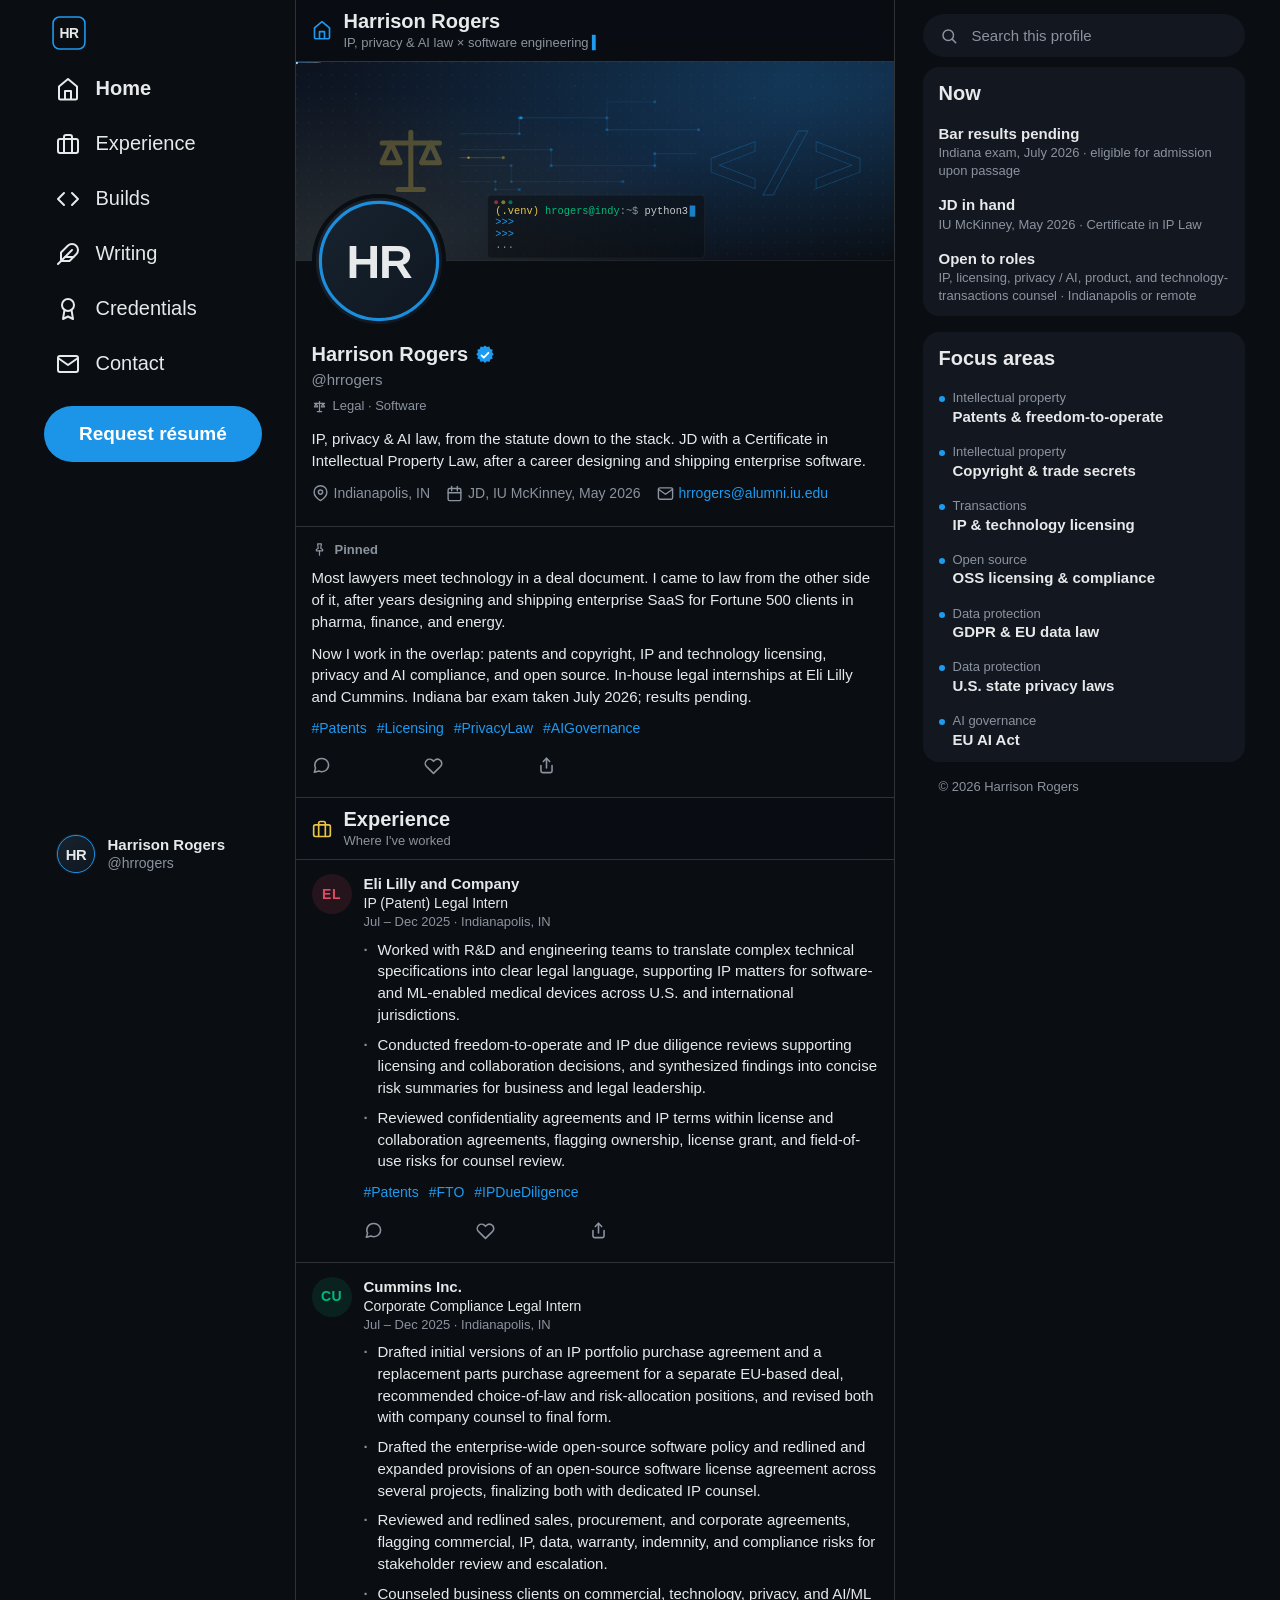
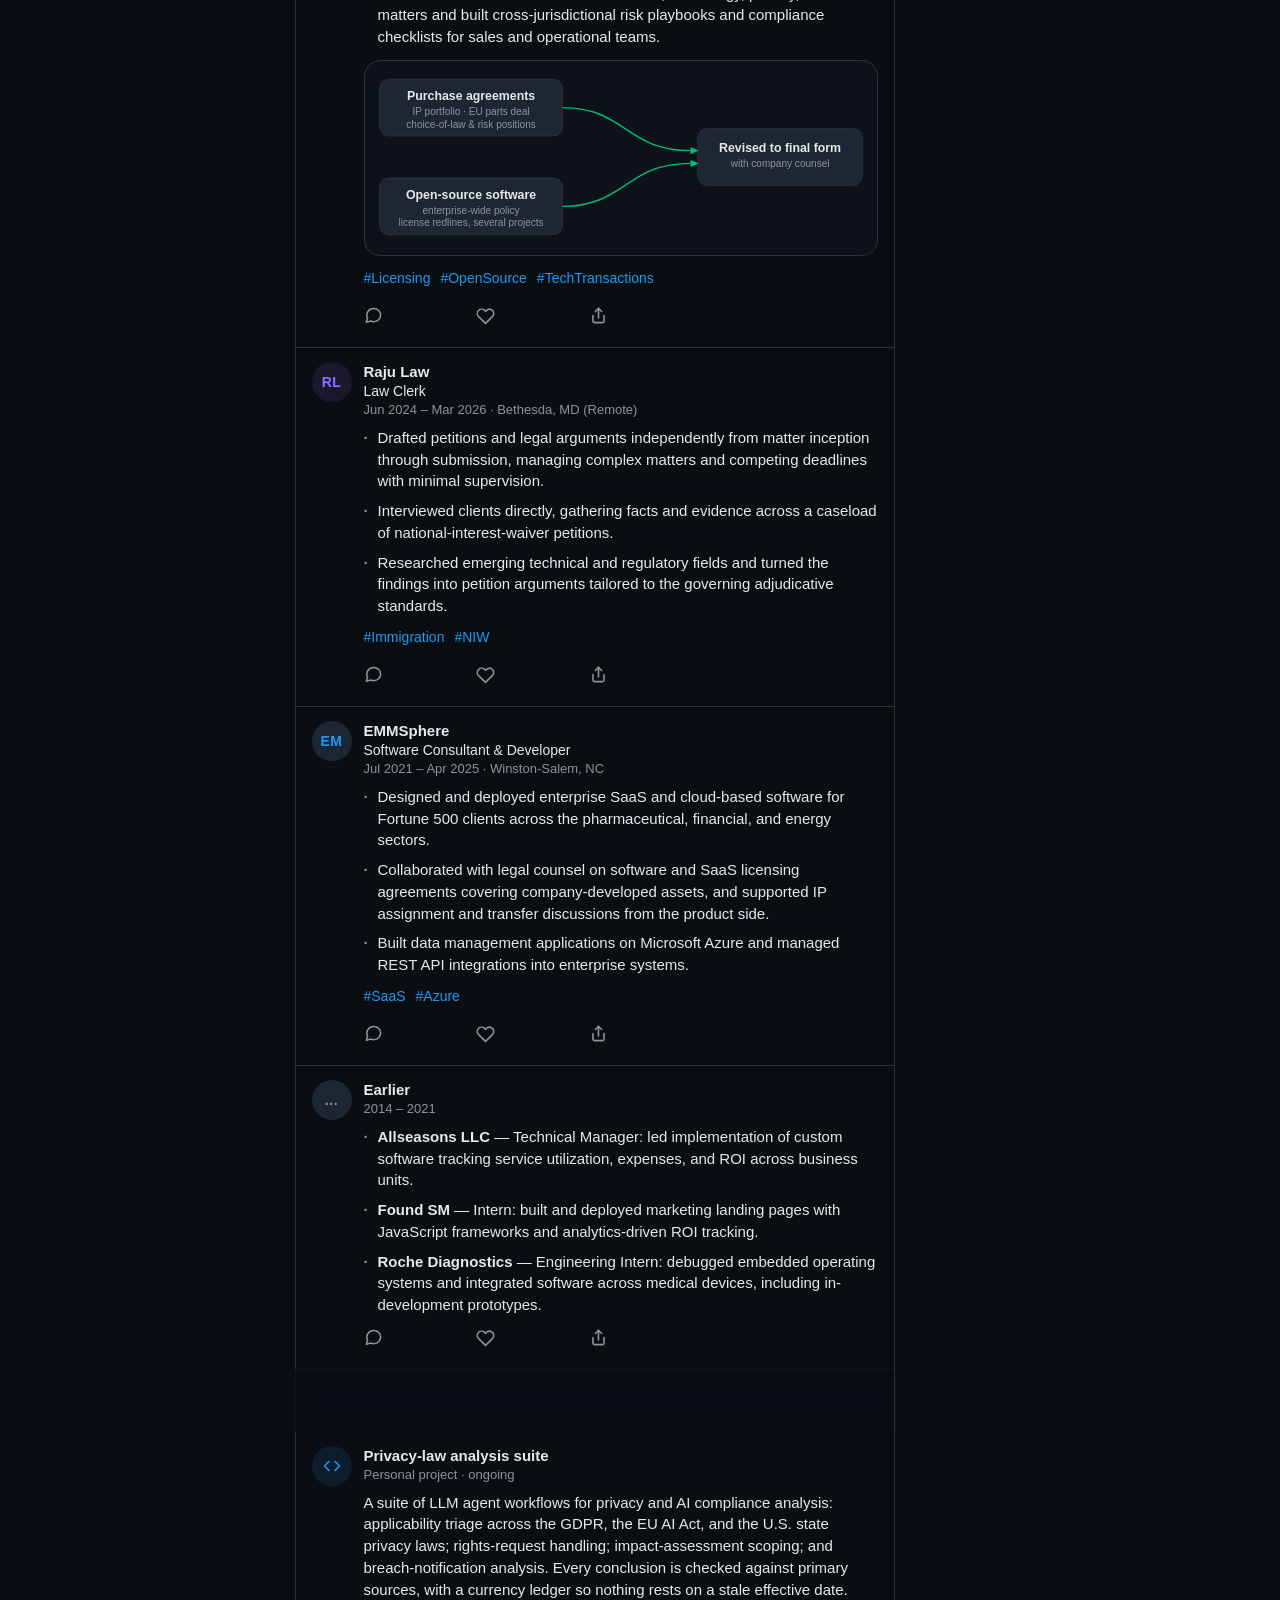
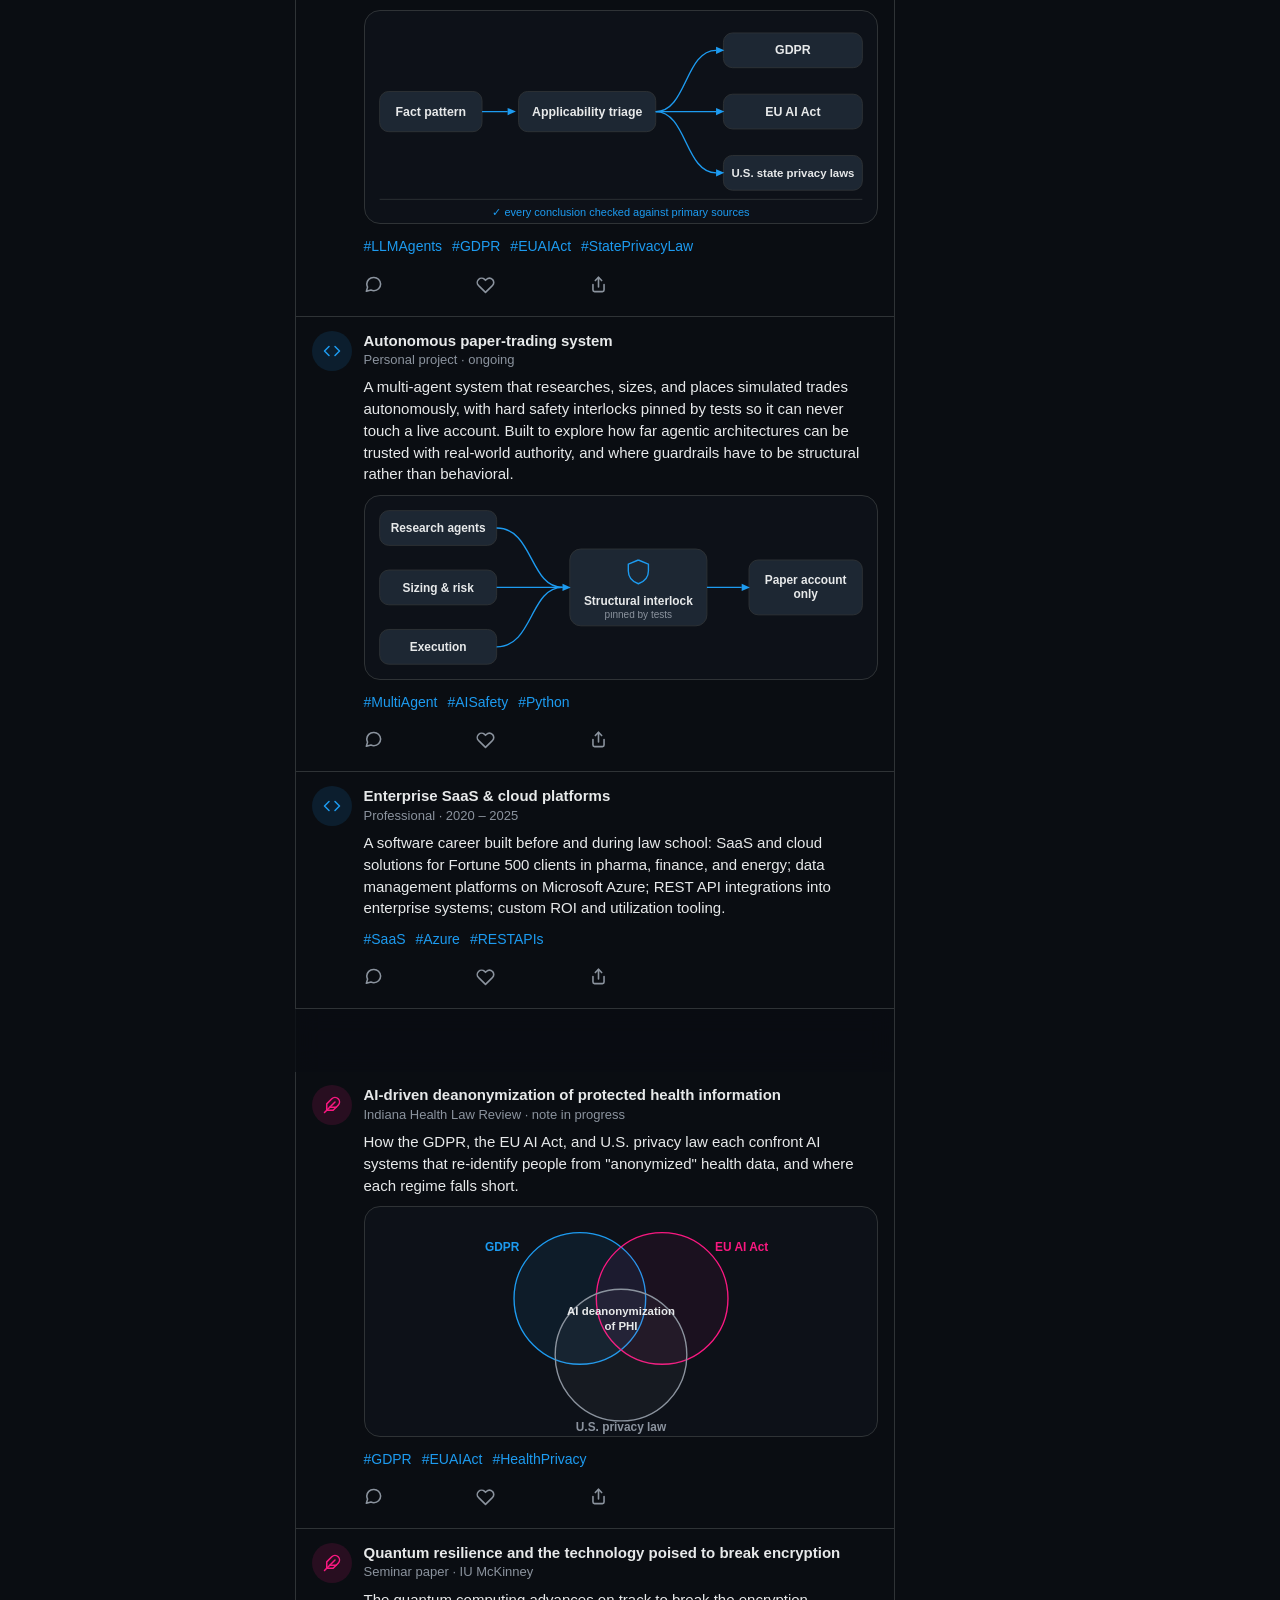
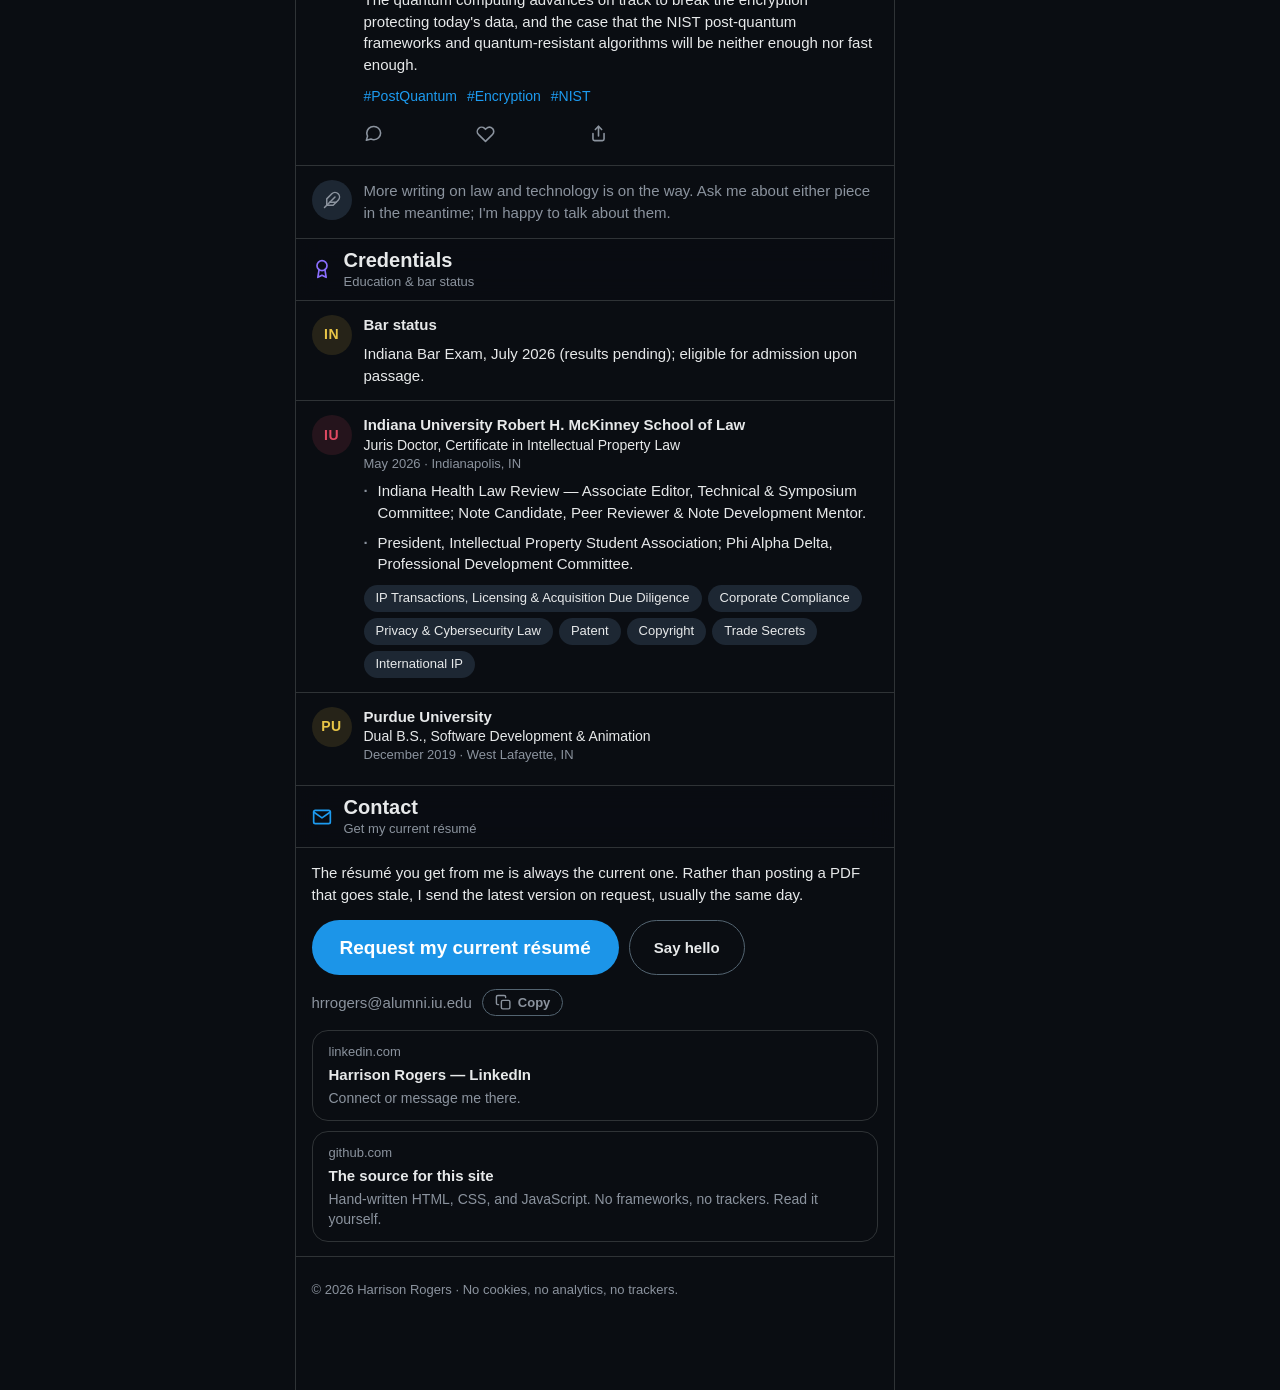
<file: index.html>
<!doctype html>
<html lang="en">
<head>
  <meta charset="utf-8">
  <meta name="viewport" content="width=device-width, initial-scale=1, viewport-fit=cover">
  <title>Harrison Rogers — IP, Privacy &amp; AI Law × Software</title>
  <meta name="description" content="JD with a Certificate in Intellectual Property Law, built on a career in enterprise software engineering. Patents, copyright, licensing, privacy, and AI governance, from the statute down to the stack.">

  <!-- Open Graph / link previews. og:url and og:image assume GitHub Pages at
       https://centersnarrison97-svg.github.io/portfolio/ — update BOTH if the
       repo name differs or the site moves to a custom domain. -->
  <meta property="og:type" content="website">
  <meta property="og:url" content="https://centersnarrison97-svg.github.io/portfolio/">
  <meta property="og:title" content="Harrison Rogers — IP, Privacy &amp; AI Law × Software">
  <meta property="og:description" content="JD + IP Certificate, former enterprise software developer. Patents, copyright, licensing, privacy, and AI governance.">
  <meta property="og:image" content="https://centersnarrison97-svg.github.io/portfolio/assets/og-image.png">
  <meta name="twitter:card" content="summary_large_image">

  <link rel="icon" type="image/svg+xml" href="assets/favicon.svg">
  <link rel="icon" type="image/png" sizes="32x32" href="assets/favicon-32.png">
  <link rel="apple-touch-icon" href="assets/apple-touch-icon.png">
  <link rel="stylesheet" href="css/styles.css">

  <script type="application/ld+json">
  {
    "@context": "https://schema.org",
    "@type": "Person",
    "name": "Harrison Rogers",
    "email": "mailto:hrrogers@alumni.iu.edu",
    "sameAs": ["https://www.linkedin.com/in/harrison-rogers-2a4768202/"],
    "homeLocation": { "@type": "Place", "name": "Indianapolis, Indiana" },
    "alumniOf": [
      { "@type": "CollegeOrUniversity", "name": "Indiana University Robert H. McKinney School of Law" },
      { "@type": "CollegeOrUniversity", "name": "Purdue University" }
    ],
    "knowsAbout": [
      "Intellectual property law", "Patent law", "Copyright law",
      "Trade secrets", "IP and technology licensing",
      "Open-source software licensing", "Privacy law", "GDPR",
      "EU AI Act", "AI governance", "Technology transactions",
      "Software engineering"
    ]
  }
  </script>
</head>
<body>

<a class="skip-link" href="#main">Skip to content</a>

<!-- ============ SVG icon sprite (referenced via <use>) ============ -->
<svg class="sprite" aria-hidden="true" focusable="false">
  <defs>
    <symbol id="i-home" viewBox="0 0 24 24"><path d="M3 9.5 12 2l9 7.5V21a1.5 1.5 0 0 1-1.5 1.5h-15A1.5 1.5 0 0 1 3 21Z"/><path d="M9 22v-8h6v8"/></symbol>
    <symbol id="i-work" viewBox="0 0 24 24"><rect x="2" y="7" width="20" height="14" rx="2"/><path d="M16 21V5a2 2 0 0 0-2-2h-4a2 2 0 0 0-2 2v16"/></symbol>
    <symbol id="i-code" viewBox="0 0 24 24"><polyline points="16 18 22 12 16 6"/><polyline points="8 6 2 12 8 18"/></symbol>
    <symbol id="i-feather" viewBox="0 0 24 24"><path d="M20.24 12.24a6 6 0 0 0-8.49-8.49L5 10.5V19h8.5z"/><line x1="16" y1="8" x2="2" y2="22"/><line x1="17.5" y1="15" x2="9" y2="15"/></symbol>
    <symbol id="i-award" viewBox="0 0 24 24"><circle cx="12" cy="8" r="6"/><polyline points="8.5 12.8 7 22 12 19.5 17 22 15.5 12.8"/></symbol>
    <symbol id="i-mail" viewBox="0 0 24 24"><rect x="2" y="4" width="20" height="16" rx="2"/><polyline points="22,6 12,13 2,6"/></symbol>
    <symbol id="i-pin" viewBox="0 0 24 24"><path d="M9 3h6l-1 7 3 2v2H7v-2l3-2-1-7z"/><line x1="12" y1="14" x2="12" y2="21"/></symbol>
    <symbol id="i-location" viewBox="0 0 24 24"><path d="M21 10c0 7-9 12-9 12s-9-5-9-12a9 9 0 0 1 18 0Z"/><circle cx="12" cy="10" r="3"/></symbol>
    <symbol id="i-calendar" viewBox="0 0 24 24"><rect x="3" y="5" width="18" height="17" rx="2"/><line x1="16" y1="2" x2="16" y2="8"/><line x1="8" y1="2" x2="8" y2="8"/><line x1="3" y1="11" x2="21" y2="11"/></symbol>
    <symbol id="i-copy" viewBox="0 0 24 24"><rect x="9" y="9" width="12" height="12" rx="2"/><path d="M5 15H4a2 2 0 0 1-2-2V4a2 2 0 0 1 2-2h9a2 2 0 0 1 2 2v1"/></symbol>
    <symbol id="i-doc" viewBox="0 0 24 24"><path d="M14 2H6a2 2 0 0 0-2 2v16a2 2 0 0 0 2 2h12a2 2 0 0 0 2-2V8z"/><polyline points="14 2 14 8 20 8"/><line x1="8" y1="13" x2="16" y2="13"/><line x1="8" y1="17" x2="13" y2="17"/></symbol>
    <symbol id="i-seal" viewBox="0 0 24 24"><path d="M12 1.5l2.1 1.9 2.7-.7.9 2.7 2.7.9-.7 2.7 1.9 2.1-1.9 2.1.7 2.7-2.7.9-.9 2.7-2.7-.7-2.1 1.9-2.1-1.9-2.7.7-.9-2.7-2.7-.9.7-2.7-1.9-2.1 1.9-2.1-.7-2.7 2.7-.9.9-2.7 2.7.7z"/><path d="M8.2 12.4l2.5 2.5 5-5.3" fill="none" stroke="#fff" stroke-width="2" stroke-linecap="round" stroke-linejoin="round"/></symbol>
    <symbol id="i-bubble" viewBox="0 0 24 24"><path d="M21 11.5a8.4 8.4 0 0 1-8.5 8.3 8.7 8.7 0 0 1-3.7-.8L3 20.5l1.5-5.2a8.1 8.1 0 0 1-1-3.8A8.4 8.4 0 0 1 12 3.2a8.4 8.4 0 0 1 9 8.3Z"/></symbol>
    <symbol id="i-heart" viewBox="0 0 24 24"><path d="M20.8 5.6a5.4 5.4 0 0 0-7.7 0L12 6.7l-1.1-1.1a5.4 5.4 0 0 0-7.7 7.7l1.1 1.1L12 22l7.7-7.6 1.1-1.1a5.4 5.4 0 0 0 0-7.7Z"/></symbol>
    <symbol id="i-share" viewBox="0 0 24 24"><line x1="12" y1="15" x2="12" y2="3"/><polyline points="8 7 12 3 16 7"/><path d="M5 12v7a2 2 0 0 0 2 2h10a2 2 0 0 0 2-2v-7"/></symbol>
    <symbol id="i-search" viewBox="0 0 24 24"><circle cx="11" cy="11" r="7"/><line x1="16.5" y1="16.5" x2="21" y2="21"/></symbol>
    <symbol id="i-scale" viewBox="0 0 24 24"><line x1="12" y1="4" x2="12" y2="20"/><line x1="4" y1="7" x2="20" y2="7"/><path d="M6.5 7 4 12.5h5L6.5 7Z"/><path d="M17.5 7 15 12.5h5L17.5 7Z"/><line x1="8.5" y1="20" x2="15.5" y2="20"/></symbol>
  </defs>
</svg>

<div class="app">

  <!-- ============ LEFT NAV ============ -->
  <header class="sidenav">
    <div class="sidenav-inner">
      <a class="logo" href="#home" aria-label="Harrison Rogers — top of page">
        <img src="assets/favicon.svg" alt="" width="34" height="34">
      </a>

      <nav aria-label="Sections">
        <ul class="nav-list">
          <li><a class="nav-link" href="#home" data-section="home" aria-current="location">
            <svg class="icon" aria-hidden="true"><use href="#i-home"/></svg><span class="nav-label">Home</span></a></li>
          <li><a class="nav-link" href="#experience" data-section="experience">
            <svg class="icon" aria-hidden="true"><use href="#i-work"/></svg><span class="nav-label">Experience</span></a></li>
          <li><a class="nav-link" href="#builds" data-section="builds">
            <svg class="icon" aria-hidden="true"><use href="#i-code"/></svg><span class="nav-label">Builds</span></a></li>
          <li><a class="nav-link" href="#writing" data-section="writing">
            <svg class="icon" aria-hidden="true"><use href="#i-feather"/></svg><span class="nav-label">Writing</span></a></li>
          <li><a class="nav-link" href="#credentials" data-section="credentials">
            <svg class="icon" aria-hidden="true"><use href="#i-award"/></svg><span class="nav-label">Credentials</span></a></li>
          <li><a class="nav-link" href="#contact" data-section="contact">
            <svg class="icon" aria-hidden="true"><use href="#i-mail"/></svg><span class="nav-label">Contact</span></a></li>
        </ul>
      </nav>

      <a class="btn-primary nav-cta"
         href="mailto:hrrogers@alumni.iu.edu?subject=Resume%20request&amp;body=Hi%20Harrison%2C%0D%0A%0D%0AI%20found%20your%20site%20and%20would%20like%20a%20copy%20of%20your%20current%20resume.%0D%0A%0D%0AName%3A%0D%0AOrganization%3A%0D%0ARole%20in%20mind%3A%0D%0A">
        <span class="nav-cta-label">Request résumé</span>
        <svg class="icon nav-cta-icon" aria-hidden="true"><use href="#i-doc"/></svg>
      </a>

      <div class="nav-me">
        <img class="avatar avatar-sm" src="assets/avatar.svg" alt="" width="40" height="40">
        <div class="nav-me-text">
          <span class="nav-me-name">Harrison Rogers</span>
          <span class="nav-me-handle">@hrrogers</span>
        </div>
      </div>
    </div>
  </header>

  <!-- ============ CENTER COLUMN ============ -->
  <main id="main" class="timeline">

    <!-- ~~~~~~~~~~ HOME / PROFILE ~~~~~~~~~~ -->
    <section id="home" aria-labelledby="home-title">
      <div class="section-header">
        <svg class="icon section-header-icon" aria-hidden="true"><use href="#i-home"/></svg>
        <div class="section-header-text">
          <h1 id="home-title">Harrison Rogers</h1>
          <p class="section-sub">IP, privacy &amp; AI law × software engineering</p>
        </div>
      </div>

      <div class="profile">
        <div class="banner">
          <!-- Inline so JS can drive the cursor glow, click surge, and terminal
               typing. Decorative: hidden from assistive tech; all motion dies
               under prefers-reduced-motion (page-global rule + .pulse guard). -->
          <svg id="banner-svg" viewBox="0 0 1500 500" preserveAspectRatio="xMidYMid slice" aria-hidden="true" focusable="false">
            <defs>
              <linearGradient id="bn-base" x1="0" y1="0" x2="1" y2="1">
                <stop offset="0" stop-color="#0d1420"/><stop offset="0.55" stop-color="#101b2e"/><stop offset="1" stop-color="#0a0d12"/>
              </linearGradient>
              <radialGradient id="bn-glow" cx="0.78" cy="0.22" r="0.65">
                <stop offset="0" stop-color="#1d9bf0" stop-opacity="0.22"/><stop offset="1" stop-color="#1d9bf0" stop-opacity="0"/>
              </radialGradient>
              <radialGradient id="bn-warm" cx="0.14" cy="0.8" r="0.55">
                <stop offset="0" stop-color="#e8c547" stop-opacity="0.10"/><stop offset="1" stop-color="#e8c547" stop-opacity="0"/>
              </radialGradient>
              <radialGradient id="bn-cursor">
                <stop offset="0" stop-color="#1d9bf0" stop-opacity="0.20"/><stop offset="1" stop-color="#1d9bf0" stop-opacity="0"/>
              </radialGradient>
              <linearGradient id="bn-comet" x1="0" y1="0" x2="1" y2="0">
                <stop offset="0" stop-color="#1d9bf0" stop-opacity="0"/><stop offset="0.75" stop-color="#7cc6f7" stop-opacity="0.55"/><stop offset="1" stop-color="#e7e9ea" stop-opacity="0.9"/>
              </linearGradient>
              <pattern id="bn-dots" width="30" height="30" patternUnits="userSpaceOnUse">
                <circle cx="2" cy="2" r="1.3" fill="#3d4c63" opacity="0.5"/>
              </pattern>
              <style>
                @media (prefers-reduced-motion: no-preference) {
                  #bn-g1 { animation: bn-driftA 26s ease-in-out infinite alternate; }
                  #bn-g2 { animation: bn-driftB 32s ease-in-out infinite alternate; }
                  #bn-rock { transform-box: fill-box; transform-origin: 50% 12%; animation: bn-rock 9s ease-in-out infinite alternate; }
                  #bn-brackets { animation: bn-breathe 6s ease-in-out infinite alternate; }
                  #bn-tcur { animation: bn-blink 1.1s steps(1) infinite; }
                  #bn-tw circle { animation: bn-twinkle 3.6s ease-in-out infinite alternate; }
                  #bn-tw circle:nth-child(2) { animation-delay: 0.7s; }
                  #bn-tw circle:nth-child(3) { animation-delay: 1.3s; }
                  #bn-tw circle:nth-child(4) { animation-delay: 1.9s; }
                  #bn-tw circle:nth-child(5) { animation-delay: 2.6s; }
                  #bn-tw circle:nth-child(6) { animation-delay: 3.1s; }
                  .bn-f { animation: bn-fire var(--d) linear var(--t) infinite; }
                  #bn-pads rect { animation: bn-padglow 5s ease-in-out infinite alternate; }
                  #bn-pads rect:nth-child(2) { animation-delay: 1.7s; }
                  #bn-pads rect:nth-child(3) { animation-delay: 3.2s; }
                }
                @media (prefers-reduced-motion: reduce) { .pulse { display: none; } }
                @keyframes bn-driftA { from { transform: translate(0,0); } to { transform: translate(-70px,30px); } }
                @keyframes bn-driftB { from { transform: translate(0,0); } to { transform: translate(60px,-25px); } }
                @keyframes bn-rock { from { transform: rotate(-1.6deg); } to { transform: rotate(1.6deg); } }
                @keyframes bn-breathe { from { opacity: 0.22; } to { opacity: 0.42; } }
                @keyframes bn-blink { 50% { opacity: 0; } }
                @keyframes bn-twinkle { from { opacity: 0.07; } to { opacity: 0.4; } }
                @keyframes bn-fire { 0%, 3% { opacity: 0.95; } 12%, 100% { opacity: 0.3; } }
                @keyframes bn-padglow { from { opacity: 0.2; } to { opacity: 0.5; } }
                #bn-keys text { opacity: 0; }
                #bn-keys.typed text { animation: bn-key 0.55s ease both; }
                #bn-keys.typed text:nth-child(2) { animation-delay: 0.14s; }
                #bn-keys.typed text:nth-child(3) { animation-delay: 0.28s; }
                @keyframes bn-key { 0% { opacity: 0; } 30% { opacity: 0.85; } 100% { opacity: 0; } }
                .bn-t { font-family: Consolas, "Courier New", monospace; font-size: 26px; }
                #bn-cg { transition: opacity 0.35s ease; }
              </style>
            </defs>
            <rect width="1500" height="500" fill="url(#bn-base)"/>
            <rect width="1500" height="500" fill="url(#bn-dots)"/>
            <rect id="bn-g1" x="-120" y="-120" width="1740" height="740" fill="url(#bn-glow)"/>
            <rect id="bn-g2" x="-120" y="-120" width="1740" height="740" fill="url(#bn-warm)"/>
            <g id="bn-tw" fill="#e7e9ea">
              <circle cx="150" cy="80" r="2" opacity="0.12"/><circle cx="700" cy="60" r="1.8" opacity="0.12"/>
              <circle cx="900" cy="420" r="2" opacity="0.12"/><circle cx="1300" cy="320" r="1.8" opacity="0.12"/>
              <circle cx="330" cy="430" r="1.6" opacity="0.12"/><circle cx="1150" cy="90" r="2" opacity="0.12"/>
            </g>
            <g transform="translate(180,140) scale(9)" fill="none" stroke="#e8c547" stroke-width="1.4"
               stroke-linecap="round" stroke-linejoin="round" opacity="0.28">
              <g id="bn-rock">
                <line x1="12" y1="4" x2="12" y2="20"/><line x1="4" y1="7" x2="20" y2="7"/>
                <path d="M6.5 7 4 12.5h5L6.5 7Z"/><path d="M17.5 7 15 12.5h5L17.5 7Z"/>
                <line x1="8.5" y1="20" x2="15.5" y2="20"/>
              </g>
            </g>
            <text id="bn-brackets" x="1030" y="330" font-family="Consolas, 'Courier New', monospace" font-size="220"
                  font-weight="700" fill="none" stroke="#1d9bf0" stroke-width="2" opacity="0.3">&lt;/&gt;</text>
            <g id="bn-keys" font-family="Consolas, 'Courier New', monospace" font-size="220" font-weight="700"
               fill="none" stroke="#7cc6f7" stroke-width="2.5">
              <text x="1030" y="330">&lt;</text>
              <text x="1151" y="330">/</text>
              <text x="1272" y="330">&gt;</text>
            </g>
            <!-- circuit: four traces, an up-branch, dead-end pads -->
            <g fill="none" stroke="#1d9bf0" stroke-width="2">
              <path d="M410 180 H560 V140 H780 V170 H1010" opacity="0.22"/>
              <path d="M410 220 H640 V260 H900 V230 H1005" opacity="0.18"/>
              <path d="M410 260 H540 V300 H820" opacity="0.14"/>
              <path d="M410 300 H500 V320 H560" opacity="0.12"/>
              <path d="M780 140 V100 H900" opacity="0.14"/>
            </g>
            <path d="M410 240 H520" fill="none" stroke="#e8c547" stroke-width="2" opacity="0.25"/>
            <g id="bn-nodes" fill="#1d9bf0">
              <circle class="bn-f" style="--d:7s;--t:1.57s" cx="560" cy="180" r="4" opacity="0.35"/>
              <circle class="bn-f" style="--d:7s;--t:1.99s" cx="560" cy="140" r="4" opacity="0.35"/>
              <circle class="bn-f" style="--d:7s;--t:4.28s" cx="780" cy="140" r="4" opacity="0.35"/>
              <circle class="bn-f" style="--d:7s;--t:4.6s" cx="780" cy="170" r="4" opacity="0.35"/>
              <circle class="bn-f" style="--d:7s;--t:6.85s" cx="1010" cy="170" r="4" opacity="0.35"/>
              <circle class="bn-f" style="--d:9s;--t:3.92s" cx="900" cy="230" r="4" opacity="0.35"/>
              <circle class="bn-f" style="--d:9s;--t:4.33s" cx="900" cy="260" r="4" opacity="0.35"/>
              <circle class="bn-f" style="--d:9s;--t:7.85s" cx="640" cy="260" r="4" opacity="0.35"/>
              <circle class="bn-f" style="--d:9s;--t:8.39s" cx="640" cy="220" r="4" opacity="0.35"/>
              <circle class="bn-f" style="--d:5s;--t:6s" cx="520" cy="240" r="4" opacity="0.35" fill="#e8c547"/>
              <circle cx="540" cy="260" r="3.5" opacity="0.3"/>
              <circle cx="540" cy="300" r="3.5" opacity="0.3"/>
              <circle cx="500" cy="300" r="3.5" opacity="0.3"/>
              <circle cx="500" cy="320" r="3.5" opacity="0.3"/>
            </g>
            <g id="bn-pads" fill="#1d9bf0">
              <rect x="896.5" y="96.5" width="7" height="7" opacity="0.3"/>
              <rect x="816.5" y="296.5" width="7" height="7" opacity="0.3"/>
              <rect x="556.5" y="316.5" width="7" height="7" opacity="0.3"/>
            </g>
            <!-- ambient pulses -->
            <circle class="pulse" r="4" fill="#1d9bf0" opacity="0.8">
              <animateMotion dur="7s" repeatCount="indefinite" path="M410 180 H560 V140 H780 V170 H1010"/>
            </circle>
            <circle class="pulse" r="4" fill="#1d9bf0" opacity="0.65">
              <animateMotion dur="9s" begin="2.5s" repeatCount="indefinite" path="M1005 230 H900 V260 H640 V220 H410"/>
            </circle>
            <circle class="pulse" r="3" fill="#e8c547" opacity="0.7">
              <animateMotion dur="5s" begin="1s" repeatCount="indefinite" path="M410 240 H520"/>
            </circle>
            <!-- click surges: begin via JS, brackets flash on arrival -->
            <circle class="pulse" r="5.5" fill="#9bd4fa">
              <animateMotion id="bn-sm1" dur="1.1s" begin="indefinite" path="M410 180 H560 V140 H780 V170 H1010"/>
              <animate attributeName="opacity" values="0;0.95;0.95;0" keyTimes="0;0.05;0.85;1" dur="1.1s" begin="bn-sm1.begin" fill="freeze"/>
            </circle>
            <circle class="pulse" r="5" fill="#9bd4fa">
              <animateMotion id="bn-sm2" dur="1.25s" begin="indefinite" path="M410 220 H640 V260 H900 V230 H1005"/>
              <animate attributeName="opacity" values="0;0.9;0.9;0" keyTimes="0;0.05;0.85;1" dur="1.25s" begin="bn-sm2.begin" fill="freeze"/>
            </circle>
            <!-- comet: crosses in the first fifth of a 14s cycle, parks off-canvas -->
            <ellipse class="pulse" rx="62" ry="2.2" fill="url(#bn-comet)">
              <animateMotion dur="14s" begin="3s" repeatCount="indefinite" rotate="auto"
                             keyPoints="0;1;1" keyTimes="0;0.18;1" path="M-160 60 L1660 300"/>
            </ellipse>
            <!-- mini terminal (typed by JS; full text statically for no-JS) -->
            <g id="bn-term">
              <rect x="480" y="334" width="545" height="158" rx="9" fill="rgba(10,13,18,0.55)" stroke="#2f3336"/>
              <circle cx="502" cy="352" r="5" fill="#e04a63" opacity="0.55"/>
              <circle cx="520" cy="352" r="5" fill="#e8c547" opacity="0.55"/>
              <circle cx="538" cy="352" r="5" fill="#00ba7c" opacity="0.55"/>
              <text class="bn-t" x="500" y="382"><tspan fill="#e8c547">(.venv) </tspan><tspan fill="#00ba7c">hrogers@indy</tspan><tspan fill="#8b939e">:~$ </tspan><tspan class="bn-cmd" fill="#e7e9ea" opacity="0.85">python3</tspan></text>
              <text class="bn-t" x="500" y="410"><tspan fill="#1d9bf0">&gt;&gt;&gt; </tspan><tspan class="bn-cmd" fill="#e7e9ea" opacity="0.85">import law, software</tspan></text>
              <text class="bn-t" x="500" y="438"><tspan fill="#1d9bf0">&gt;&gt;&gt; </tspan><tspan class="bn-cmd" fill="#e7e9ea" opacity="0.85">for field in (law, software):</tspan></text>
              <text class="bn-t" x="500" y="466"><tspan fill="#8b939e">... </tspan><tspan class="bn-cmd" fill="#e7e9ea" opacity="0.85">    ship(field)</tspan></text>
              <rect id="bn-tcur" x="775" y="444" width="14" height="28" fill="#1d9bf0" opacity="0.8"/>
            </g>
            <!-- cursor-follow glow -->
            <circle id="bn-cg" cx="750" cy="250" r="230" fill="url(#bn-cursor)" opacity="0"/>
            <line x1="0" y1="499" x2="1500" y2="499" stroke="#2f3336" stroke-width="2"/>
          </svg>
        </div>

        <div class="profile-head">
          <!-- To swap in a headshot later: replace src with e.g. assets/headshot.jpg
               and set alt="Harrison Rogers". Keep the same class. -->
          <img class="avatar avatar-xl" src="assets/avatar.svg" alt="" width="134" height="134">
        </div>

        <div class="profile-body">
          <div class="name-row">
            <span class="display-name">Harrison Rogers</span>
            <span class="badge" title="JD, May 2026">
              <svg class="icon-seal" aria-hidden="true"><use href="#i-seal"/></svg>
              <span class="visually-hidden">JD</span>
            </span>
          </div>
          <p class="handle">@hrrogers</p>
          <p class="category-chip">
            <svg class="icon icon-chip" aria-hidden="true"><use href="#i-scale"/></svg>Legal · Software
          </p>

          <p class="bio">
            IP, privacy &amp; AI law, from the statute down to the stack.
            JD with a Certificate in Intellectual Property Law, after a career
            designing and shipping enterprise software.
          </p>

          <ul class="meta-row" aria-label="Profile details">
            <li><svg class="icon icon-meta" aria-hidden="true"><use href="#i-location"/></svg>Indianapolis, IN</li>
            <li><svg class="icon icon-meta" aria-hidden="true"><use href="#i-calendar"/></svg>JD, IU McKinney, May 2026</li>
            <li><svg class="icon icon-meta" aria-hidden="true"><use href="#i-mail"/></svg><a href="mailto:hrrogers@alumni.iu.edu">hrrogers@alumni.iu.edu</a></li>
          </ul>
        </div>

        <!-- Pinned positioning card -->
        <article class="card pinned" id="pinned">
          <p class="pin-label">
            <svg class="icon icon-pin" aria-hidden="true"><use href="#i-pin"/></svg>Pinned
          </p>
          <div class="card-main">
            <p>
              Most lawyers meet technology in a deal document. I came to law from the
              other side of it, after years designing and shipping enterprise SaaS
              for Fortune 500 clients in pharma, finance, and energy.
            </p>
            <p>
              Now I work in the overlap: patents and copyright, IP and technology
              licensing, privacy and AI compliance, and open source. In-house legal
              internships at Eli Lilly and Cummins. Indiana bar exam taken July 2026;
              results pending.
            </p>
            <p class="tags"><span>#Patents</span> <span>#Licensing</span> <span>#PrivacyLaw</span> <span>#AIGovernance</span></p>
            <div class="card-actions">
              <a class="action action-reply" href="mailto:hrrogers@alumni.iu.edu?subject=Hello%20from%20your%20site" aria-label="Email me about the pinned intro" title="Ask me about this"><span class="action-ico"><svg class="icon" aria-hidden="true"><use href="#i-bubble"/></svg></span></a>
              <button class="action action-like" type="button" data-like="pinned" aria-pressed="false" aria-label="Like — the pinned intro" title="Like (saved only in your browser)" hidden><span class="action-ico"><svg class="icon" aria-hidden="true"><use href="#i-heart"/></svg></span></button>
              <button class="action action-share" type="button" data-share="pinned" aria-label="Copy link to the pinned intro" title="Copy link" hidden><span class="action-ico"><svg class="icon" aria-hidden="true"><use href="#i-share"/></svg></span></button>
            </div>
          </div>
        </article>
      </div>
    </section>

    <!-- ~~~~~~~~~~ EXPERIENCE ~~~~~~~~~~ -->
    <section id="experience" aria-labelledby="experience-title">
      <div class="section-header">
        <svg class="icon section-header-icon" aria-hidden="true"><use href="#i-work"/></svg>
        <div class="section-header-text">
          <h2 id="experience-title">Experience</h2>
          <p class="section-sub">Where I've worked</p>
        </div>
      </div>

      <article class="card" id="xp-lilly">
        <div class="org-avatar org-crimson" aria-hidden="true">EL</div>
        <div class="card-main">
          <header class="card-head">
            <h3 class="card-org">Eli Lilly and Company</h3>
            <span class="card-role">IP (Patent) Legal Intern</span>
            <span class="card-dates">Jul – Dec 2025 · Indianapolis, IN</span>
          </header>
          <ul class="points">
            <li>Worked with R&amp;D and engineering teams to translate complex technical specifications into clear legal language, supporting IP matters for software- and ML-enabled medical devices across U.S. and international jurisdictions.</li>
            <li>Conducted freedom-to-operate and IP due diligence reviews supporting licensing and collaboration decisions, and synthesized findings into concise risk summaries for business and legal leadership.</li>
            <li>Reviewed confidentiality agreements and IP terms within license and collaboration agreements, flagging ownership, license grant, and field-of-use risks for counsel review.</li>
          </ul>
          <p class="tags"><span>#Patents</span> <span>#FTO</span> <span>#IPDueDiligence</span></p>
          <div class="card-actions">
            <a class="action action-reply" href="mailto:hrrogers@alumni.iu.edu?subject=Question%20about%20your%20IP%20work%20at%20Eli%20Lilly" aria-label="Email me about the Eli Lilly internship" title="Ask me about this"><span class="action-ico"><svg class="icon" aria-hidden="true"><use href="#i-bubble"/></svg></span></a>
            <button class="action action-like" type="button" data-like="xp-lilly" aria-pressed="false" aria-label="Like — the Eli Lilly internship" title="Like (saved only in your browser)" hidden><span class="action-ico"><svg class="icon" aria-hidden="true"><use href="#i-heart"/></svg></span></button>
            <button class="action action-share" type="button" data-share="xp-lilly" aria-label="Copy link to the Eli Lilly internship" title="Copy link" hidden><span class="action-ico"><svg class="icon" aria-hidden="true"><use href="#i-share"/></svg></span></button>
          </div>
        </div>
      </article>

      <article class="card" id="xp-cummins">
        <div class="org-avatar org-green" aria-hidden="true">CU</div>
        <div class="card-main">
          <header class="card-head">
            <h3 class="card-org">Cummins Inc.</h3>
            <span class="card-role">Corporate Compliance Legal Intern</span>
            <span class="card-dates">Jul – Dec 2025 · Indianapolis, IN</span>
          </header>
          <ul class="points">
            <li>Drafted initial versions of an IP portfolio purchase agreement and a replacement parts purchase agreement for a separate EU-based deal, recommended choice-of-law and risk-allocation positions, and revised both with company counsel to final form.</li>
            <li>Drafted the enterprise-wide open-source software policy and redlined and expanded provisions of an open-source software license agreement across several projects, finalizing both with dedicated IP counsel.</li>
            <li>Reviewed and redlined sales, procurement, and corporate agreements, flagging commercial, IP, data, warranty, indemnity, and compliance risks for stakeholder review and escalation.</li>
            <li>Counseled business clients on commercial, technology, privacy, and AI/ML matters and built cross-jurisdictional risk playbooks and compliance checklists for sales and operational teams.</li>
          </ul>
          <figure class="card-media" role="img"
                  aria-label="Diagram: two work tracks at Cummins — purchase agreements (an IP portfolio deal and an EU replacement-parts deal, with choice-of-law and risk-allocation positions) and open-source software (the enterprise-wide policy and license redlines across several projects) — both revised to final form with company counsel.">
            <svg viewBox="0 0 560 212" aria-hidden="true">
              <g fill="#1d2733" stroke="#2f3336">
                <rect x="16" y="20" width="200" height="62" rx="10"/>
                <rect x="16" y="128" width="200" height="62" rx="10"/>
                <rect x="364" y="74" width="180" height="62" rx="10"/>
              </g>
              <g stroke="#00ba7c" stroke-width="1.5" fill="none">
                <path class="draw" pathLength="1" d="M216 51 C 285 51 285 98 356 98"/>
                <path class="draw" pathLength="1" d="M216 159 C 285 159 285 112 356 112"/>
              </g>
              <g fill="#00ba7c" stroke="none">
                <path class="draw-fill" d="M356 94l9 4-9 4z"/>
                <path class="draw-fill" d="M356 108l9 4-9 4z"/>
              </g>
              <g text-anchor="middle">
                <text x="116" y="43" fill="#e7e9ea" font-size="13.5" font-weight="700">Purchase agreements</text>
                <text x="116" y="59" fill="#8b939e" font-size="11">IP portfolio · EU parts deal</text>
                <text x="116" y="73" fill="#8b939e" font-size="11">choice-of-law &amp; risk positions</text>
                <text x="116" y="151" fill="#e7e9ea" font-size="13.5" font-weight="700">Open-source software</text>
                <text x="116" y="167" fill="#8b939e" font-size="11">enterprise-wide policy</text>
                <text x="116" y="181" fill="#8b939e" font-size="11">license redlines, several projects</text>
                <text x="454" y="100" fill="#e7e9ea" font-size="13.5" font-weight="700">Revised to final form</text>
                <text x="454" y="116" fill="#8b939e" font-size="11">with company counsel</text>
              </g>
            </svg>
          </figure>
          <p class="tags"><span>#Licensing</span> <span>#OpenSource</span> <span>#TechTransactions</span></p>
          <div class="card-actions">
            <a class="action action-reply" href="mailto:hrrogers@alumni.iu.edu?subject=Question%20about%20your%20work%20at%20Cummins" aria-label="Email me about the Cummins internship" title="Ask me about this"><span class="action-ico"><svg class="icon" aria-hidden="true"><use href="#i-bubble"/></svg></span></a>
            <button class="action action-like" type="button" data-like="xp-cummins" aria-pressed="false" aria-label="Like — the Cummins internship" title="Like (saved only in your browser)" hidden><span class="action-ico"><svg class="icon" aria-hidden="true"><use href="#i-heart"/></svg></span></button>
            <button class="action action-share" type="button" data-share="xp-cummins" aria-label="Copy link to the Cummins internship" title="Copy link" hidden><span class="action-ico"><svg class="icon" aria-hidden="true"><use href="#i-share"/></svg></span></button>
          </div>
        </div>
      </article>

      <article class="card" id="xp-raju">
        <div class="org-avatar org-purple" aria-hidden="true">RL</div>
        <div class="card-main">
          <header class="card-head">
            <h3 class="card-org">Raju Law</h3>
            <span class="card-role">Law Clerk</span>
            <span class="card-dates">Jun 2024 – Mar 2026 · Bethesda, MD (Remote)</span>
          </header>
          <ul class="points">
            <li>Drafted petitions and legal arguments independently from matter inception through submission, managing complex matters and competing deadlines with minimal supervision.</li>
            <li>Interviewed clients directly, gathering facts and evidence across a caseload of national-interest-waiver petitions.</li>
            <li>Researched emerging technical and regulatory fields and turned the findings into petition arguments tailored to the governing adjudicative standards.</li>
          </ul>
          <p class="tags"><span>#Immigration</span> <span>#NIW</span></p>
          <div class="card-actions">
            <a class="action action-reply" href="mailto:hrrogers@alumni.iu.edu?subject=Question%20about%20your%20work%20at%20Raju%20Law" aria-label="Email me about Raju Law" title="Ask me about this"><span class="action-ico"><svg class="icon" aria-hidden="true"><use href="#i-bubble"/></svg></span></a>
            <button class="action action-like" type="button" data-like="xp-raju" aria-pressed="false" aria-label="Like — Raju Law" title="Like (saved only in your browser)" hidden><span class="action-ico"><svg class="icon" aria-hidden="true"><use href="#i-heart"/></svg></span></button>
            <button class="action action-share" type="button" data-share="xp-raju" aria-label="Copy link to Raju Law" title="Copy link" hidden><span class="action-ico"><svg class="icon" aria-hidden="true"><use href="#i-share"/></svg></span></button>
          </div>
        </div>
      </article>

      <article class="card" id="xp-emmsphere">
        <div class="org-avatar" aria-hidden="true">EM</div>
        <div class="card-main">
          <header class="card-head">
            <h3 class="card-org">EMMSphere</h3>
            <span class="card-role">Software Consultant &amp; Developer</span>
            <span class="card-dates">Jul 2021 – Apr 2025 · Winston-Salem, NC</span>
          </header>
          <ul class="points">
            <li>Designed and deployed enterprise SaaS and cloud-based software for Fortune 500 clients across the pharmaceutical, financial, and energy sectors.</li>
            <li>Collaborated with legal counsel on software and SaaS licensing agreements covering company-developed assets, and supported IP assignment and transfer discussions from the product side.</li>
            <li>Built data management applications on Microsoft Azure and managed REST API integrations into enterprise systems.</li>
          </ul>
          <p class="tags"><span>#SaaS</span> <span>#Azure</span></p>
          <div class="card-actions">
            <a class="action action-reply" href="mailto:hrrogers@alumni.iu.edu?subject=Question%20about%20your%20software%20career" aria-label="Email me about EMMSphere" title="Ask me about this"><span class="action-ico"><svg class="icon" aria-hidden="true"><use href="#i-bubble"/></svg></span></a>
            <button class="action action-like" type="button" data-like="xp-emmsphere" aria-pressed="false" aria-label="Like — EMMSphere" title="Like (saved only in your browser)" hidden><span class="action-ico"><svg class="icon" aria-hidden="true"><use href="#i-heart"/></svg></span></button>
            <button class="action action-share" type="button" data-share="xp-emmsphere" aria-label="Copy link to EMMSphere" title="Copy link" hidden><span class="action-ico"><svg class="icon" aria-hidden="true"><use href="#i-share"/></svg></span></button>
          </div>
        </div>
      </article>

      <article class="card" id="xp-earlier">
        <div class="org-avatar org-avatar-muted" aria-hidden="true">…</div>
        <div class="card-main">
          <header class="card-head">
            <h3 class="card-org">Earlier</h3>
            <span class="card-dates">2014 – 2021</span>
          </header>
          <ul class="points">
            <li><strong>Allseasons LLC</strong> — Technical Manager: led implementation of custom software tracking service utilization, expenses, and ROI across business units.</li>
            <li><strong>Found SM</strong> — Intern: built and deployed marketing landing pages with JavaScript frameworks and analytics-driven ROI tracking.</li>
            <li><strong>Roche Diagnostics</strong> — Engineering Intern: debugged embedded operating systems and integrated software across medical devices, including in-development prototypes.</li>
          </ul>
          <div class="card-actions">
            <a class="action action-reply" href="mailto:hrrogers@alumni.iu.edu?subject=Question%20about%20your%20earlier%20roles" aria-label="Email me about my earlier roles" title="Ask me about this"><span class="action-ico"><svg class="icon" aria-hidden="true"><use href="#i-bubble"/></svg></span></a>
            <button class="action action-like" type="button" data-like="xp-earlier" aria-pressed="false" aria-label="Like — my earlier roles" title="Like (saved only in your browser)" hidden><span class="action-ico"><svg class="icon" aria-hidden="true"><use href="#i-heart"/></svg></span></button>
            <button class="action action-share" type="button" data-share="xp-earlier" aria-label="Copy link to my earlier roles" title="Copy link" hidden><span class="action-ico"><svg class="icon" aria-hidden="true"><use href="#i-share"/></svg></span></button>
          </div>
        </div>
      </article>
    </section>

    <!-- ~~~~~~~~~~ BUILDS ~~~~~~~~~~ -->
    <section id="builds" aria-labelledby="builds-title">
      <div class="section-header">
        <svg class="icon section-header-icon" aria-hidden="true"><use href="#i-code"/></svg>
        <div class="section-header-text">
          <h2 id="builds-title">Builds</h2>
          <p class="section-sub">Things I've shipped</p>
        </div>
      </div>

      <article class="card" id="build-privacy-suite">
        <div class="org-avatar org-avatar-accent" aria-hidden="true">
          <svg class="icon" aria-hidden="true"><use href="#i-code"/></svg>
        </div>
        <div class="card-main">
          <header class="card-head">
            <h3 class="card-org">Privacy-law analysis suite</h3>
            <span class="card-dates">Personal project · ongoing</span>
          </header>
          <p>
            A suite of LLM agent workflows for privacy and AI compliance analysis:
            applicability triage across the GDPR, the EU AI Act, and the U.S. state
            privacy laws; rights-request handling; impact-assessment scoping; and
            breach-notification analysis. Every conclusion is checked against primary
            sources, with a currency ledger so nothing rests on a stale effective date.
          </p>
          <figure class="card-media" role="img"
                  aria-label="Diagram: a fact pattern flows through applicability triage into the GDPR, the EU AI Act, and the U.S. state privacy laws, with every conclusion checked against primary sources.">
            <svg viewBox="0 0 560 232" aria-hidden="true">
              <g fill="#1d2733" stroke="#2f3336">
                <rect x="16" y="88" width="112" height="44" rx="10"/>
                <rect x="168" y="88" width="150" height="44" rx="10"/>
                <rect x="392" y="24" width="152" height="38" rx="10"/>
                <rect x="392" y="91" width="152" height="38" rx="10"/>
                <rect x="392" y="158" width="152" height="38" rx="10"/>
              </g>
              <g stroke="#1d9bf0" stroke-width="1.5" fill="none">
                <path class="draw" pathLength="1" d="M128 110h28"/>
                <path class="draw" pathLength="1" d="M318 110c34 0 32 -67 66 -67"/>
                <path class="draw" pathLength="1" d="M318 110h66"/>
                <path class="draw" pathLength="1" d="M318 110c34 0 32 67 66 67"/>
              </g>
              <g fill="#1d9bf0" stroke="none">
                <path class="draw-fill" d="M156 106l9 4-9 4z"/>
                <path class="draw-fill" d="M384 39l9 4-9 4z"/>
                <path class="draw-fill" d="M384 106l9 4-9 4z"/>
                <path class="draw-fill" d="M384 173l9 4-9 4z"/>
              </g>
              <g fill="#e7e9ea" font-size="13.5" font-weight="700" text-anchor="middle">
                <text x="72" y="114.5">Fact pattern</text>
                <text x="243" y="114.5">Applicability triage</text>
                <text x="468" y="47.5">GDPR</text>
                <text x="468" y="114.5">EU AI Act</text>
                <text x="468" y="181.5" font-size="12.5">U.S. state privacy laws</text>
              </g>
              <line x1="16" y1="206" x2="544" y2="206" stroke="#2f3336"/>
              <text x="280" y="224" fill="#1d9bf0" font-size="12" text-anchor="middle">✓ every conclusion checked against primary sources</text>
            </svg>
          </figure>
          <p class="tags"><span>#LLMAgents</span> <span>#GDPR</span> <span>#EUAIAct</span> <span>#StatePrivacyLaw</span></p>
          <div class="card-actions">
            <a class="action action-reply" href="mailto:hrrogers@alumni.iu.edu?subject=Question%20about%20your%20privacy-law%20analysis%20suite" aria-label="Email me about the privacy-law analysis suite" title="Ask me about this"><span class="action-ico"><svg class="icon" aria-hidden="true"><use href="#i-bubble"/></svg></span></a>
            <button class="action action-like" type="button" data-like="build-privacy-suite" aria-pressed="false" aria-label="Like — the privacy-law analysis suite" title="Like (saved only in your browser)" hidden><span class="action-ico"><svg class="icon" aria-hidden="true"><use href="#i-heart"/></svg></span></button>
            <button class="action action-share" type="button" data-share="build-privacy-suite" aria-label="Copy link to the privacy-law analysis suite" title="Copy link" hidden><span class="action-ico"><svg class="icon" aria-hidden="true"><use href="#i-share"/></svg></span></button>
          </div>
        </div>
      </article>

      <article class="card" id="build-trader">
        <div class="org-avatar org-avatar-accent" aria-hidden="true">
          <svg class="icon" aria-hidden="true"><use href="#i-code"/></svg>
        </div>
        <div class="card-main">
          <header class="card-head">
            <h3 class="card-org">Autonomous paper-trading system</h3>
            <span class="card-dates">Personal project · ongoing</span>
          </header>
          <p>
            A multi-agent system that researches, sizes, and places simulated trades
            autonomously, with hard safety interlocks pinned by tests so it can never
            touch a live account. Built to explore how far agentic architectures can be
            trusted with real-world authority, and where guardrails have to be structural
            rather than behavioral.
          </p>
          <figure class="card-media" role="img"
                  aria-label="Diagram: research, sizing, and execution agents feed a structural interlock pinned by tests, which only ever reaches a paper trading account.">
            <svg viewBox="0 0 560 200" aria-hidden="true">
              <g fill="#1d2733" stroke="#2f3336">
                <rect x="16" y="16" width="128" height="38" rx="10"/>
                <rect x="16" y="81" width="128" height="38" rx="10"/>
                <rect x="16" y="146" width="128" height="38" rx="10"/>
                <rect x="224" y="58" width="150" height="84" rx="12"/>
                <rect x="420" y="70" width="124" height="60" rx="10"/>
              </g>
              <g stroke="#1d9bf0" stroke-width="1.5" fill="none">
                <path class="draw" pathLength="1" d="M144 35c40 0 36 65 72 65"/>
                <path class="draw" pathLength="1" d="M144 100h72"/>
                <path class="draw" pathLength="1" d="M144 165c40 0 36 -65 72 -65"/>
                <path class="draw" pathLength="1" d="M374 100h38"/>
                <path class="draw" pathLength="1" d="M299 70l11 4.5v7.5c0 7.5-5.5 12-11 14-5.5-2-11-6.5-11-14v-7.5z"/>
              </g>
              <g fill="#1d9bf0" stroke="none">
                <path class="draw-fill" d="M216 96l9 4-9 4z"/>
                <path class="draw-fill" d="M412 96l9 4-9 4z"/>
              </g>
              <g fill="#e7e9ea" font-size="13" font-weight="700" text-anchor="middle">
                <text x="80" y="39.5">Research agents</text>
                <text x="80" y="104.5">Sizing &amp; risk</text>
                <text x="80" y="169.5">Execution</text>
                <text x="299" y="119">Structural interlock</text>
                <text x="482" y="96">Paper account</text>
                <text x="482" y="112">only</text>
              </g>
              <text x="299" y="134" fill="#8b939e" font-size="11" text-anchor="middle">pinned by tests</text>
            </svg>
          </figure>
          <p class="tags"><span>#MultiAgent</span> <span>#AISafety</span> <span>#Python</span></p>
          <div class="card-actions">
            <a class="action action-reply" href="mailto:hrrogers@alumni.iu.edu?subject=Question%20about%20your%20paper-trading%20system" aria-label="Email me about the paper-trading system" title="Ask me about this"><span class="action-ico"><svg class="icon" aria-hidden="true"><use href="#i-bubble"/></svg></span></a>
            <button class="action action-like" type="button" data-like="build-trader" aria-pressed="false" aria-label="Like — the paper-trading system" title="Like (saved only in your browser)" hidden><span class="action-ico"><svg class="icon" aria-hidden="true"><use href="#i-heart"/></svg></span></button>
            <button class="action action-share" type="button" data-share="build-trader" aria-label="Copy link to the paper-trading system" title="Copy link" hidden><span class="action-ico"><svg class="icon" aria-hidden="true"><use href="#i-share"/></svg></span></button>
          </div>
        </div>
      </article>

      <article class="card" id="build-saas">
        <div class="org-avatar org-avatar-accent" aria-hidden="true">
          <svg class="icon" aria-hidden="true"><use href="#i-code"/></svg>
        </div>
        <div class="card-main">
          <header class="card-head">
            <h3 class="card-org">Enterprise SaaS &amp; cloud platforms</h3>
            <span class="card-dates">Professional · 2020 – 2025</span>
          </header>
          <p>
            A software career built before and during law school:
            SaaS and cloud solutions for Fortune 500 clients in pharma, finance, and
            energy; data management platforms on Microsoft Azure; REST API integrations
            into enterprise systems; custom ROI and utilization tooling.
          </p>
          <p class="tags"><span>#SaaS</span> <span>#Azure</span> <span>#RESTAPIs</span></p>
          <div class="card-actions">
            <a class="action action-reply" href="mailto:hrrogers@alumni.iu.edu?subject=Question%20about%20your%20enterprise%20SaaS%20work" aria-label="Email me about my enterprise SaaS work" title="Ask me about this"><span class="action-ico"><svg class="icon" aria-hidden="true"><use href="#i-bubble"/></svg></span></a>
            <button class="action action-like" type="button" data-like="build-saas" aria-pressed="false" aria-label="Like — my enterprise SaaS work" title="Like (saved only in your browser)" hidden><span class="action-ico"><svg class="icon" aria-hidden="true"><use href="#i-heart"/></svg></span></button>
            <button class="action action-share" type="button" data-share="build-saas" aria-label="Copy link to my enterprise SaaS work" title="Copy link" hidden><span class="action-ico"><svg class="icon" aria-hidden="true"><use href="#i-share"/></svg></span></button>
          </div>
        </div>
      </article>
    </section>

    <!-- ~~~~~~~~~~ WRITING ~~~~~~~~~~ -->
    <section id="writing" aria-labelledby="writing-title">
      <div class="section-header">
        <svg class="icon section-header-icon" aria-hidden="true"><use href="#i-feather"/></svg>
        <div class="section-header-text">
          <h2 id="writing-title">Writing</h2>
          <p class="section-sub">Scholarship &amp; commentary</p>
        </div>
      </div>

      <article class="card" id="note-deanon">
        <div class="org-avatar org-pink" aria-hidden="true">
          <svg class="icon" aria-hidden="true"><use href="#i-feather"/></svg>
        </div>
        <div class="card-main">
          <header class="card-head">
            <h3 class="card-org">AI-driven deanonymization of protected health information</h3>
            <span class="card-dates">Indiana Health Law Review · note in progress</span>
          </header>
          <p>
            How the GDPR, the EU AI Act, and U.S. privacy law each confront AI systems
            that re-identify people from "anonymized" health data, and where each
            regime falls short.
          </p>
          <figure class="card-media" role="img"
                  aria-label="Venn diagram: the GDPR, the EU AI Act, and U.S. privacy law overlap on AI deanonymization of protected health information.">
            <svg viewBox="0 0 560 250" aria-hidden="true">
              <circle class="draw" pathLength="1" cx="235" cy="100" r="72" fill="rgba(29,155,240,0.08)" stroke="#1d9bf0" stroke-width="1.5"/>
              <circle class="draw" pathLength="1" cx="325" cy="100" r="72" fill="rgba(249,24,128,0.06)" stroke="#f91880" stroke-width="1.5"/>
              <circle class="draw" pathLength="1" cx="280" cy="162" r="72" fill="rgba(139,147,158,0.07)" stroke="#8b939e" stroke-width="1.5"/>
              <g font-size="13" font-weight="700" text-anchor="middle">
                <text x="150" y="48" fill="#1d9bf0">GDPR</text>
                <text x="412" y="48" fill="#f91880">EU AI Act</text>
                <text x="280" y="245" fill="#8b939e">U.S. privacy law</text>
              </g>
              <g fill="#e7e9ea" font-size="12.5" font-weight="700" text-anchor="middle">
                <text x="280" y="118">AI deanonymization</text>
                <text x="280" y="134">of PHI</text>
              </g>
            </svg>
          </figure>
          <p class="tags"><span>#GDPR</span> <span>#EUAIAct</span> <span>#HealthPrivacy</span></p>
          <div class="card-actions">
            <a class="action action-reply" href="mailto:hrrogers@alumni.iu.edu?subject=Question%20about%20your%20deanonymization%20note" aria-label="Email me about the deanonymization note" title="Ask me about this"><span class="action-ico"><svg class="icon" aria-hidden="true"><use href="#i-bubble"/></svg></span></a>
            <button class="action action-like" type="button" data-like="note-deanon" aria-pressed="false" aria-label="Like — the deanonymization note" title="Like (saved only in your browser)" hidden><span class="action-ico"><svg class="icon" aria-hidden="true"><use href="#i-heart"/></svg></span></button>
            <button class="action action-share" type="button" data-share="note-deanon" aria-label="Copy link to the deanonymization note" title="Copy link" hidden><span class="action-ico"><svg class="icon" aria-hidden="true"><use href="#i-share"/></svg></span></button>
          </div>
        </div>
      </article>

      <article class="card" id="note-quantum">
        <div class="org-avatar org-pink" aria-hidden="true">
          <svg class="icon" aria-hidden="true"><use href="#i-feather"/></svg>
        </div>
        <div class="card-main">
          <header class="card-head">
            <h3 class="card-org">Quantum resilience and the technology poised to break encryption</h3>
            <span class="card-dates">Seminar paper · IU McKinney</span>
          </header>
          <p>
            The quantum computing advances on track to break the encryption protecting
            today's data, and the case that the NIST post-quantum frameworks and
            quantum-resistant algorithms will be neither enough nor fast enough.
          </p>
          <p class="tags"><span>#PostQuantum</span> <span>#Encryption</span> <span>#NIST</span></p>
          <div class="card-actions">
            <a class="action action-reply" href="mailto:hrrogers@alumni.iu.edu?subject=Question%20about%20your%20quantum%20resilience%20paper" aria-label="Email me about the quantum resilience paper" title="Ask me about this"><span class="action-ico"><svg class="icon" aria-hidden="true"><use href="#i-bubble"/></svg></span></a>
            <button class="action action-like" type="button" data-like="note-quantum" aria-pressed="false" aria-label="Like — the quantum resilience paper" title="Like (saved only in your browser)" hidden><span class="action-ico"><svg class="icon" aria-hidden="true"><use href="#i-heart"/></svg></span></button>
            <button class="action action-share" type="button" data-share="note-quantum" aria-label="Copy link to the quantum resilience paper" title="Copy link" hidden><span class="action-ico"><svg class="icon" aria-hidden="true"><use href="#i-share"/></svg></span></button>
          </div>
        </div>
      </article>

      <article class="card">
        <div class="org-avatar org-avatar-muted" aria-hidden="true">
          <svg class="icon" aria-hidden="true"><use href="#i-feather"/></svg>
        </div>
        <div class="card-main">
          <p class="quiet">
            More writing on law and technology is on the way. Ask me about either piece
            in the meantime; I'm happy to talk about them.
          </p>
        </div>
      </article>
    </section>

    <!-- ~~~~~~~~~~ CREDENTIALS ~~~~~~~~~~ -->
    <section id="credentials" aria-labelledby="credentials-title">
      <div class="section-header">
        <svg class="icon section-header-icon" aria-hidden="true"><use href="#i-award"/></svg>
        <div class="section-header-text">
          <h2 id="credentials-title">Credentials</h2>
          <p class="section-sub">Education &amp; bar status</p>
        </div>
      </div>

      <article class="card">
        <div class="org-avatar org-gold" aria-hidden="true">IN</div>
        <div class="card-main">
          <header class="card-head">
            <h3 class="card-org">Bar status</h3>
          </header>
          <!-- UPDATE WHEN RESULTS ARRIVE: replace the line below. -->
          <p>Indiana Bar Exam, July 2026 (results pending); eligible for admission upon passage.</p>
        </div>
      </article>

      <article class="card">
        <div class="org-avatar org-crimson" aria-hidden="true">IU</div>
        <div class="card-main">
          <header class="card-head">
            <h3 class="card-org">Indiana University Robert H. McKinney School of Law</h3>
            <span class="card-role">Juris Doctor, Certificate in Intellectual Property Law</span>
            <span class="card-dates">May 2026 · Indianapolis, IN</span>
          </header>
          <ul class="points">
            <li>Indiana Health Law Review — Associate Editor, Technical &amp; Symposium Committee; Note Candidate, Peer Reviewer &amp; Note Development Mentor.</li>
            <li>President, Intellectual Property Student Association; Phi Alpha Delta, Professional Development Committee.</li>
          </ul>
          <ul class="chips" aria-label="Relevant coursework">
            <li>IP Transactions, Licensing &amp; Acquisition Due Diligence</li>
            <li>Corporate Compliance</li>
            <li>Privacy &amp; Cybersecurity Law</li>
            <li>Patent</li>
            <li>Copyright</li>
            <li>Trade Secrets</li>
            <li>International IP</li>
          </ul>
        </div>
      </article>

      <article class="card">
        <div class="org-avatar org-gold" aria-hidden="true">PU</div>
        <div class="card-main">
          <header class="card-head">
            <h3 class="card-org">Purdue University</h3>
            <span class="card-role">Dual B.S., Software Development &amp; Animation</span>
            <span class="card-dates">December 2019 · West Lafayette, IN</span>
          </header>
        </div>
      </article>
    </section>

    <!-- ~~~~~~~~~~ CONTACT ~~~~~~~~~~ -->
    <section id="contact" aria-labelledby="contact-title">
      <div class="section-header">
        <svg class="icon section-header-icon" aria-hidden="true"><use href="#i-mail"/></svg>
        <div class="section-header-text">
          <h2 id="contact-title">Contact</h2>
          <p class="section-sub">Get my current résumé</p>
        </div>
      </div>

      <article class="card contact-card">
        <div class="card-main">
          <p>
            The résumé you get from me is always the current one. Rather than posting a
            PDF that goes stale, I send the latest version on request, usually the same
            day.
          </p>
          <div class="contact-actions">
            <a class="btn-primary"
               href="mailto:hrrogers@alumni.iu.edu?subject=Resume%20request&amp;body=Hi%20Harrison%2C%0D%0A%0D%0AI%20found%20your%20site%20and%20would%20like%20a%20copy%20of%20your%20current%20resume.%0D%0A%0D%0AName%3A%0D%0AOrganization%3A%0D%0ARole%20in%20mind%3A%0D%0A">
              Request my current résumé</a>
            <a class="btn-secondary" href="mailto:hrrogers@alumni.iu.edu?subject=Hello%20from%20your%20site">
              Say hello</a>
          </div>
          <p class="contact-email">
            <span id="email-text">hrrogers@alumni.iu.edu</span>
            <button class="btn-copy" type="button" data-copy="hrrogers@alumni.iu.edu" hidden>
              <svg class="icon icon-meta" aria-hidden="true"><use href="#i-copy"/></svg>
              <span class="btn-copy-label">Copy</span>
            </button>
          </p>
          <div class="link-cards">
            <a class="link-card" href="https://www.linkedin.com/in/harrison-rogers-2a4768202/" rel="me">
              <span class="link-card-domain">linkedin.com</span>
              <span class="link-card-title">Harrison Rogers — LinkedIn</span>
              <span class="link-card-desc">Connect or message me there.</span>
            </a>
            <a class="link-card" href="https://github.com/centersnarrison97-svg/portfolio">
              <span class="link-card-domain">github.com</span>
              <span class="link-card-title">The source for this site</span>
              <span class="link-card-desc">Hand-written HTML, CSS, and JavaScript. No frameworks, no trackers. Read it yourself.</span>
            </a>
          </div>
        </div>
      </article>

      <footer class="page-footer">
        <p>© 2026 Harrison Rogers · No cookies, no analytics, no trackers.</p>
      </footer>
    </section>

    <div id="search-empty" class="search-empty" hidden>
      No matches for “<span></span>”. Clear the search to see everything.
    </div>

    <!-- Live regions: outside every filterable card so search can never
         display:none them out of the accessibility tree. -->
    <span class="visually-hidden" role="status" id="copy-status"></span>
    <span class="visually-hidden" role="status" id="search-status"></span>
  </main>

  <!-- ============ RIGHT RAIL ============ -->
  <aside class="rail" aria-label="Highlights">
    <div class="rail-search">
      <label class="search-box">
        <svg class="icon icon-search" aria-hidden="true"><use href="#i-search"/></svg>
        <input type="search" id="site-search" placeholder="Search this profile"
               aria-label="Search this profile" autocomplete="off">
      </label>
    </div>

    <div class="widget">
      <h2 class="widget-title">Now</h2>
      <ul class="widget-list">
        <!-- UPDATE WHEN RESULTS ARRIVE -->
        <li>
          <span class="widget-item-main">Bar results pending</span>
          <span class="widget-item-sub">Indiana exam, July 2026 · eligible for admission upon passage</span>
        </li>
        <li>
          <span class="widget-item-main">JD in hand</span>
          <span class="widget-item-sub">IU McKinney, May 2026 · Certificate in IP Law</span>
        </li>
        <li>
          <span class="widget-item-main">Open to roles</span>
          <span class="widget-item-sub">IP, licensing, privacy / AI, product, and technology-transactions counsel · Indianapolis or remote</span>
        </li>
      </ul>
    </div>

    <div class="widget">
      <h2 class="widget-title">Focus areas</h2>
      <ul class="widget-list widget-trends">
        <li class="trend-gold"><span class="widget-item-sub">Intellectual property</span><span class="widget-item-main">Patents &amp; freedom-to-operate</span></li>
        <li class="trend-gold"><span class="widget-item-sub">Intellectual property</span><span class="widget-item-main">Copyright &amp; trade secrets</span></li>
        <li class="trend-purple"><span class="widget-item-sub">Transactions</span><span class="widget-item-main">IP &amp; technology licensing</span></li>
        <li class="trend-green"><span class="widget-item-sub">Open source</span><span class="widget-item-main">OSS licensing &amp; compliance</span></li>
        <li><span class="widget-item-sub">Data protection</span><span class="widget-item-main">GDPR &amp; EU data law</span></li>
        <li><span class="widget-item-sub">Data protection</span><span class="widget-item-main">U.S. state privacy laws</span></li>
        <li class="trend-pink"><span class="widget-item-sub">AI governance</span><span class="widget-item-main">EU AI Act</span></li>
      </ul>
    </div>

    <p class="rail-footer">© 2026 Harrison Rogers</p>
  </aside>
</div>

<!-- ============ MOBILE BOTTOM TABS ============ -->
<nav class="tabbar" aria-label="Sections (mobile)">
  <a class="tab-link" href="#home" data-section="home" aria-current="location" aria-label="Home">
    <svg class="icon" aria-hidden="true"><use href="#i-home"/></svg></a>
  <a class="tab-link" href="#experience" data-section="experience" aria-label="Experience">
    <svg class="icon" aria-hidden="true"><use href="#i-work"/></svg></a>
  <a class="tab-link" href="#builds" data-section="builds" aria-label="Builds">
    <svg class="icon" aria-hidden="true"><use href="#i-code"/></svg></a>
  <a class="tab-link" href="#writing" data-section="writing" aria-label="Writing">
    <svg class="icon" aria-hidden="true"><use href="#i-feather"/></svg></a>
  <a class="tab-link" href="#credentials" data-section="credentials" aria-label="Credentials">
    <svg class="icon" aria-hidden="true"><use href="#i-award"/></svg></a>
  <a class="tab-link" href="#contact" data-section="contact" aria-label="Contact">
    <svg class="icon" aria-hidden="true"><use href="#i-mail"/></svg></a>
</nav>

<script src="js/main.js" defer></script>
</body>
</html>
</file>
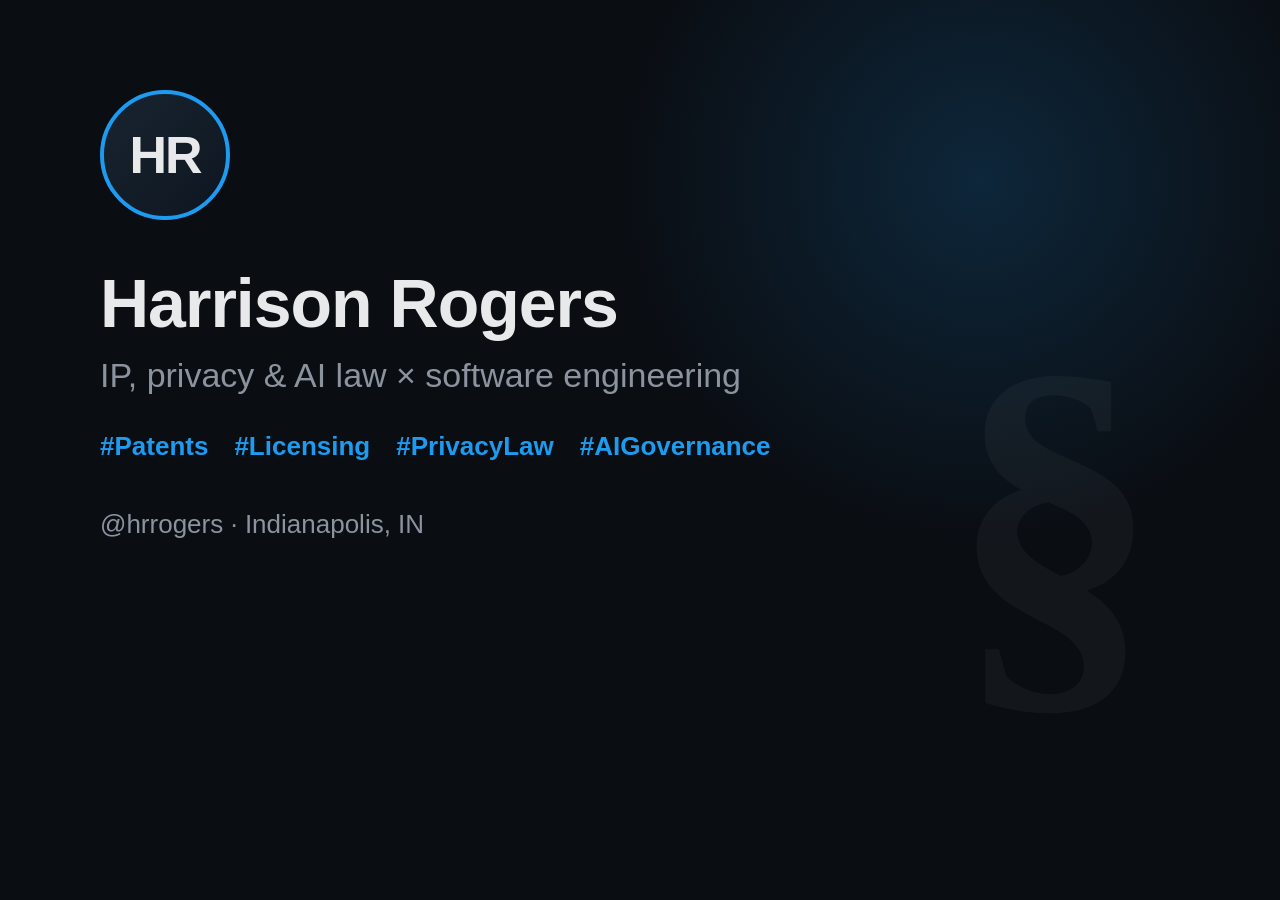
<file: assets/og-source.html>
<!doctype html>
<!-- Source for assets/og-image.png (1200x630 link-preview card).
     Regenerate: serve the site, open this file in a browser at exactly
     1200x630, screenshot the viewport, save as assets/og-image.png. -->
<html lang="en">
<head>
<meta charset="utf-8">
<style>
  * { margin: 0; box-sizing: border-box; }
  body {
    width: 1200px; height: 630px; overflow: hidden;
    background: #0a0d12;
    font-family: -apple-system, "Segoe UI", Roboto, Helvetica, Arial, sans-serif;
    color: #e7e9ea;
    position: relative;
  }
  .glow {
    position: absolute; right: -180px; top: -220px;
    width: 800px; height: 800px; border-radius: 50%;
    background: radial-gradient(circle, rgba(29,155,240,0.18) 0%, rgba(29,155,240,0) 65%);
  }
  .mark {
    position: absolute; right: 40px; bottom: -100px;
    font-family: Georgia, serif; font-size: 420px; font-weight: 700;
    color: #e7e9ea; opacity: 0.04; line-height: 1;
  }
  .inner {
    position: relative;
    padding: 90px 100px;
    display: flex; flex-direction: column; height: 100%;
  }
  .avatar {
    width: 130px; height: 130px; border-radius: 50%;
    border: 4px solid #1d9bf0;
    background: linear-gradient(135deg, #182430, #0e1620);
    display: flex; align-items: center; justify-content: center;
    font-size: 52px; font-weight: 800; letter-spacing: -2px;
    margin-bottom: 44px;
  }
  h1 { font-size: 68px; font-weight: 800; letter-spacing: -1px; }
  .sub { font-size: 34px; color: #8b939e; margin-top: 14px; }
  .tags { margin-top: 36px; font-size: 26px; color: #1d9bf0; font-weight: 600; }
  .tags span { margin-right: 26px; }
  .handle {
    margin-top: auto;
    font-size: 26px; color: #8b939e;
  }
</style>
</head>
<body>
  <div class="glow"></div>
  <div class="mark">&#167;</div>
  <div class="inner">
    <div class="avatar">HR</div>
    <h1>Harrison Rogers</h1>
    <p class="sub">IP, privacy &amp; AI law &#215; software engineering</p>
    <p class="tags"><span>#Patents</span><span>#Licensing</span><span>#PrivacyLaw</span><span>#AIGovernance</span></p>
    <p class="handle">@hrrogers &#183; Indianapolis, IN</p>
  </div>
</body>
</html>
</file>
<file: css/styles.css>
/* ==========================================================================
   Harrison Rogers — portfolio
   X-inspired dark shell. All colors live in the tokens below; to try a
   different accent (e.g. gold #d9a545), change --accent / --accent-hover /
   --accent-soft and nothing else.
   ========================================================================== */

:root {
  color-scheme: dark;              /* native widgets (search clear, scrollbars) render dark */
  --bg: #0a0d12;
  --bg-elevated: #131720;          /* right-rail widgets */
  --bg-hover: rgba(231, 233, 234, 0.04);
  --bg-chip: #1d2733;
  --border: #2f3336;
  --border-strong: #536471;        /* control outlines: ≥3:1 against --bg */
  --text: #e7e9ea;
  --text-secondary: #8b939e;       /* X's #71767b, nudged for AA on #0a0d12 */
  --accent: #1d9bf0;
  --accent-cta: #1c95e8;           /* button fill: ≥3:1 with white at large-text size */
  --accent-hover: #1a8cd8;
  --accent-soft: rgba(29, 155, 240, 0.12);
  --like: #f91880;                 /* X's like pink */
  --like-soft: rgba(249, 24, 128, 0.12);
  --green: #00ba7c;                /* X's extended palette, tuned for this bg */
  --green-soft: rgba(0, 186, 124, 0.12);
  --gold: #e8c547;
  --gold-soft: rgba(232, 197, 71, 0.12);
  --purple: #8b6fff;
  --purple-soft: rgba(139, 111, 255, 0.12);
  --crimson: #e04a63;              /* IU-adjacent red, readable on dark */
  --crimson-soft: rgba(224, 74, 99, 0.12);
  --header-blur: rgba(10, 13, 18, 0.78);

  --radius-card: 16px;
  --radius-full: 9999px;

  --font: -apple-system, BlinkMacSystemFont, "Segoe UI", Roboto,
          Helvetica, Arial, sans-serif;

  --nav-w: 259px;
  --center-w: 600px;
  --rail-w: 350px;
}

/* ---------- reset & base ---------- */

*, *::before, *::after { box-sizing: border-box; }

/* Author display rules would otherwise defeat the hidden attribute — JS-gated
   controls (like/share/copy buttons) rely on it. */
[hidden] { display: none !important; }

html { scroll-behavior: smooth; }
@media (prefers-reduced-motion: reduce) {
  html { scroll-behavior: auto; }
  *, *::before, *::after { transition: none !important; animation: none !important; }
}

body {
  margin: 0;
  background: var(--bg);
  color: var(--text);
  font-family: var(--font);
  font-size: 15px;
  line-height: 1.45;
  -webkit-font-smoothing: antialiased;
}

img { max-width: 100%; display: block; }
a { color: var(--accent); text-decoration: none; }
a:hover { text-decoration: underline; }

:focus-visible {
  outline: 2px solid var(--accent);
  outline-offset: 2px;
  border-radius: 4px;
}

.sprite { position: absolute; width: 0; height: 0; overflow: hidden; }

.visually-hidden {
  position: absolute; width: 1px; height: 1px;
  margin: -1px; padding: 0; border: 0;
  clip: rect(0 0 0 0); overflow: hidden; white-space: nowrap;
}

.skip-link {
  position: absolute; left: 8px; top: -64px; z-index: 100;
  background: var(--accent-cta); color: #fff;
  font-size: 19px; font-weight: 700;
  padding: 10px 16px; border-radius: var(--radius-full);
  transition: top 0.15s ease;
}
.skip-link:focus { top: 8px; text-decoration: none; }

.icon {
  width: 24px; height: 24px;
  fill: none; stroke: currentColor;
  stroke-width: 2; stroke-linecap: round; stroke-linejoin: round;
  flex-shrink: 0;
}

/* ---------- app shell ---------- */

.app {
  display: flex;
  justify-content: center;
  max-width: calc(var(--nav-w) + var(--center-w) + var(--rail-w) + 56px);
  margin: 0 auto;
}

/* ---------- left nav ---------- */

.sidenav {
  width: var(--nav-w);
  flex-shrink: 0;
}
.sidenav-inner {
  position: sticky; top: 0;
  height: 100vh; height: 100dvh;
  display: flex; flex-direction: column;
  padding: 8px 8px 16px 8px;
  overflow-y: auto;
}

.logo {
  display: inline-flex; align-items: center; justify-content: center;
  width: 50px; height: 50px;
  border-radius: var(--radius-full);
  margin-bottom: 2px;
}
.logo:hover { background: var(--bg-hover); }

.nav-list { list-style: none; margin: 0; padding: 0; }
.nav-link {
  display: flex; align-items: center; gap: 16px;
  padding: 12px; margin: 2px 0;
  border-radius: var(--radius-full);
  color: var(--text); font-size: 20px;
  width: fit-content;
  transition: background 0.15s ease;
}
.nav-link:hover { background: var(--bg-hover); text-decoration: none; }
.nav-link[aria-current] .nav-label { font-weight: 700; }
.nav-link[aria-current] { color: var(--text); }

.btn-primary {
  display: inline-flex; align-items: center; justify-content: center;
  background: var(--accent-cta); color: #fff;
  font-size: 19px; font-weight: 700;
  border: 0; border-radius: var(--radius-full);
  padding: 14px 28px;
  cursor: pointer;
  transition: background 0.15s ease;
}
.btn-primary:hover { background: var(--accent-hover); text-decoration: none; }

.nav-cta { margin: 14px 0 0 0; width: 90%; }
.nav-cta-icon { display: none; }

.nav-me {
  margin-top: auto;
  display: flex; align-items: center; gap: 12px;
  padding: 10px 12px;
  border-radius: var(--radius-full);
}
.nav-me-text { display: flex; flex-direction: column; line-height: 1.25; }
.nav-me-name { font-weight: 700; font-size: 15px; }
.nav-me-handle { color: var(--text-secondary); font-size: 14px; }

/* ---------- center column ---------- */

.timeline {
  width: 100%;
  max-width: var(--center-w);
  min-height: 100vh;
  border-left: 1px solid var(--border);
  border-right: 1px solid var(--border);
}

.section-header {
  position: sticky; top: 0; z-index: 10;
  display: flex; align-items: center; gap: 12px;
  padding: 8px 16px;
  background: var(--header-blur);
  -webkit-backdrop-filter: blur(12px);
  backdrop-filter: blur(12px);
  border-bottom: 1px solid var(--border);
}
.section-header h1, .section-header h2 {
  margin: 0; font-size: 20px; font-weight: 800; line-height: 1.3;
}
.section-header-icon {
  width: 20px; height: 20px; flex-shrink: 0;
  color: var(--accent);
}
#experience .section-header-icon { color: var(--gold); }
#builds .section-header-icon { color: var(--green); }
#writing .section-header-icon { color: var(--like); }
#credentials .section-header-icon { color: var(--purple); }
.section-sub {
  margin: 0; font-size: 13px; color: var(--text-secondary);
}

/* ---------- profile ---------- */

.banner { aspect-ratio: 3 / 1; overflow: hidden; background: var(--bg-elevated); }
.banner svg { display: block; width: 100%; height: 100%; }

.profile-head {
  display: flex; justify-content: flex-start;
  padding: 0 16px;
  margin-top: -67px;
}
.avatar { border-radius: var(--radius-full); background: var(--bg-elevated); }
.avatar-xl {
  width: 134px; height: 134px;
  border: 4px solid var(--bg);
}
.avatar-sm { width: 40px; height: 40px; }

.profile-body { padding: 12px 16px 4px 16px; }

.name-row { display: flex; align-items: center; gap: 6px; }
.display-name { font-size: 20px; font-weight: 800; }
.badge { display: inline-flex; align-items: center; }
.icon-seal { width: 22px; height: 22px; fill: var(--accent); }

.handle { margin: 0 0 6px 0; color: var(--text-secondary); font-size: 15px; }
.category-chip {
  display: inline-flex; align-items: center; gap: 6px;
  margin: 0 0 12px 0;
  color: var(--text-secondary); font-size: 13px;
}
.icon-chip { width: 15px; height: 15px; }
.bio { margin: 0 0 12px 0; font-size: 15px; }

.meta-row {
  list-style: none; margin: 0 0 4px 0; padding: 0;
  display: flex; flex-wrap: wrap; gap: 4px 16px;
  color: var(--text-secondary); font-size: 14px;
}
.meta-row li { display: inline-flex; align-items: center; gap: 5px; }
.icon-meta { width: 17px; height: 17px; }

/* ---------- cards ---------- */

.card {
  display: flex; gap: 12px;
  padding: 14px 16px;
  border-bottom: 1px solid var(--border);
  transition: background 0.15s ease;
}
.card:hover { background: var(--bg-hover); }

.card-main { min-width: 0; flex: 1; }
.card-main > p { margin: 0 0 10px 0; }
.card-main > p:last-child { margin-bottom: 0; }

.pinned { display: block; border-top: 1px solid var(--border); margin-top: 14px; }
.pin-label {
  display: flex; align-items: center; gap: 8px;
  margin: 0 0 8px 0;
  color: var(--text-secondary); font-size: 13px; font-weight: 700;
}
.icon-pin { width: 15px; height: 15px; }

.org-avatar {
  width: 40px; height: 40px; flex-shrink: 0;
  display: inline-flex; align-items: center; justify-content: center;
  border-radius: var(--radius-full);
  background: var(--bg-chip);
  color: var(--accent);
  font-weight: 800; font-size: 14px; letter-spacing: 0.5px;
}
.org-avatar-muted { color: var(--text-secondary); }
.org-avatar-accent { background: var(--accent-soft); }
.org-crimson { color: var(--crimson); background: var(--crimson-soft); }
.org-green { color: var(--green); background: var(--green-soft); }
.org-purple { color: var(--purple); background: var(--purple-soft); }
.org-gold { color: var(--gold); background: var(--gold-soft); }
.org-pink { color: var(--like); background: var(--like-soft); }
.org-avatar .icon { width: 18px; height: 18px; }

.card-head {
  display: flex; flex-direction: column;
  margin-bottom: 8px; line-height: 1.35;
}
.card-org { margin: 0; font-weight: 800; font-size: 15px; }
.card-role { font-size: 14px; }
.card-dates { color: var(--text-secondary); font-size: 13px; }

.points {
  list-style: none; margin: 0; padding: 0;
  display: flex; flex-direction: column; gap: 8px;
}
.points li { padding-left: 14px; position: relative; }
.points li::before {
  content: "·";
  position: absolute; left: 0;
  color: var(--text-secondary); font-weight: 800;
}

.tags { display: flex; flex-wrap: wrap; gap: 4px 10px; }
.tags span { color: var(--accent); font-size: 14px; }

.chips {
  list-style: none;
  display: flex; flex-wrap: wrap; gap: 6px;
  margin: 10px 0 0 0; padding: 0;
}
.chips li {
  background: var(--bg-chip); color: var(--text);
  font-size: 13px;
  padding: 4px 12px;
  border-radius: var(--radius-full);
}

.quiet { color: var(--text-secondary); }

.points + .tags { margin-top: 10px; }

/* ---------- card media (diagram attachments) ---------- */

/* ---------- motion (html.anim is set by JS only when IntersectionObserver
   exists AND the user has no reduced-motion preference — so with JS off,
   old browsers, or reduce on, everything below is inert and fully visible) */

.card.will-anim {
  opacity: 0; transform: translateY(18px);
  transition: opacity 0.5s ease, transform 0.5s ease;
}
.card.will-anim.in { opacity: 1; transform: none; }

/* hero entrance sequence (plays once on load) */
@keyframes rise-in {
  from { opacity: 0; transform: translateY(14px); }
  to { opacity: 1; transform: none; }
}
@keyframes avatar-pop {
  0% { opacity: 0; transform: scale(0.55); }
  70% { opacity: 1; transform: scale(1.06); }
  100% { opacity: 1; transform: scale(1); }
}
.anim .avatar-xl { animation: avatar-pop 0.55s cubic-bezier(0.34, 1.56, 0.64, 1) 0.15s both; }
.anim .name-row { animation: rise-in 0.5s ease 0.25s both; }
.anim .handle, .anim .category-chip { animation: rise-in 0.5s ease 0.33s both; }
.anim .bio { animation: rise-in 0.5s ease 0.41s both; }
.anim .meta-row { animation: rise-in 0.5s ease 0.49s both; }
.anim .rail-search { animation: rise-in 0.45s ease both; }
.anim .widget { animation: rise-in 0.55s ease 0.1s both; }
.anim .widget + .widget { animation-delay: 0.26s; }

/* blinking code caret on the profile header subtitle */
.anim #home .section-sub::after {
  content: "\258D";
  margin-left: 3px;
  color: var(--accent);
  animation: caret-blink 1.2s steps(1) infinite;
}
@keyframes caret-blink { 50% { opacity: 0; } }

/* section icon tick when its section becomes current */
@keyframes icon-tick {
  0% { transform: scale(1); }
  40% { transform: scale(1.3); }
  100% { transform: scale(1); }
}
.section-header-icon.tick { animation: icon-tick 0.45s ease; }

/* like particle burst */
.action-like .action-ico::after {
  content: ""; position: absolute; left: 50%; top: 50%;
  width: 4px; height: 4px; margin: -2px 0 0 -2px;
  border-radius: var(--radius-full);
  background: transparent; pointer-events: none;
}
.action-like.pop .action-ico::after { animation: like-burst 0.6s ease-out forwards; }
@keyframes like-burst {
  0% {
    opacity: 1;
    box-shadow:
      0 0 0 2px rgba(249, 24, 128, 0.85), 0 0 0 2px rgba(249, 24, 128, 0.85),
      0 0 0 2px rgba(249, 24, 128, 0.85), 0 0 0 2px rgba(249, 24, 128, 0.85),
      0 0 0 2px rgba(249, 24, 128, 0.85), 0 0 0 2px rgba(249, 24, 128, 0.85);
  }
  100% {
    opacity: 0;
    box-shadow:
      0 -18px 0 1px rgba(249, 24, 128, 0.4), 14px -9px 0 1px rgba(249, 24, 128, 0.4),
      14px 9px 0 1px rgba(249, 24, 128, 0.4), 0 18px 0 1px rgba(249, 24, 128, 0.4),
      -14px 9px 0 1px rgba(249, 24, 128, 0.4), -14px -9px 0 1px rgba(249, 24, 128, 0.4);
  }
}

.anim .card-media .draw { stroke-dasharray: 1; stroke-dashoffset: 1; }
.anim .card-media.in .draw {
  stroke-dashoffset: 0;
  transition: stroke-dashoffset 0.9s ease 0.1s;
}
.anim .card-media .draw-fill { opacity: 0; }
.anim .card-media.in .draw-fill {
  opacity: 1;
  transition: opacity 0.4s ease 0.85s;
}

@keyframes heart-pop {
  0% { transform: scale(1); }
  35% { transform: scale(1.35); }
  60% { transform: scale(0.92); }
  100% { transform: scale(1); }
}
@keyframes like-ring {
  0% { box-shadow: 0 0 0 0 rgba(249, 24, 128, 0.45); }
  100% { box-shadow: 0 0 0 14px rgba(249, 24, 128, 0); }
}
.action-like.pop .icon { animation: heart-pop 0.45s ease; }
.action-like.pop .action-ico { animation: like-ring 0.5s ease; }

.btn-primary, .btn-secondary {
  transition: background 0.15s ease, transform 0.15s ease;
}
.btn-primary:hover, .btn-secondary:hover { transform: translateY(-1px); }
.nav-link .icon, .logo img { transition: transform 0.15s ease; }
.nav-link:hover .icon { transform: scale(1.08); }
.logo:hover img { transform: scale(1.06); }

.points + .card-media { margin-top: 12px; }
.card-media {
  margin: 4px 0 12px 0;
  border: 1px solid var(--border);
  border-radius: var(--radius-card);
  overflow: hidden;
  background: #0d1118;
}
.card-media svg { display: block; width: 100%; height: auto; }
.card-media text { font-family: var(--font); }

/* ---------- link preview cards ---------- */

.link-cards { margin-top: 14px; }
.link-card {
  display: block;
  border: 1px solid var(--border);
  border-radius: var(--radius-card);
  padding: 12px 16px;
  margin-top: 10px;
  color: var(--text);
  transition: background 0.15s ease;
}
.link-card:hover { background: var(--bg-hover); text-decoration: none; }
.link-card span { display: block; }
.link-card-domain { color: var(--text-secondary); font-size: 13px; }
.link-card-title { font-weight: 700; font-size: 15px; margin: 2px 0; }
.link-card-desc { color: var(--text-secondary); font-size: 14px; }

/* ---------- card action rows ---------- */

.card-actions {
  display: flex; align-items: center; justify-content: space-between;
  max-width: 260px;
  margin: 4px 0 0 -8px;
}
.action {
  display: inline-flex; align-items: center;
  background: none; border: 0; padding: 0;
  color: var(--text-secondary);
  cursor: pointer;
}
a.action:hover { text-decoration: none; }
.action-ico {
  display: inline-flex; align-items: center; justify-content: center;
  position: relative;
  padding: 8px;
  border-radius: var(--radius-full);
  transition: background 0.15s ease, color 0.15s ease;
}
.action .icon { width: 19px; height: 19px; }
.action-reply:hover, .action-reply:focus-visible,
.action-share:hover, .action-share:focus-visible,
.action-share.done { color: var(--accent); }
.action-reply:hover .action-ico, .action-share:hover .action-ico,
.action-share.done .action-ico { background: var(--accent-soft); }
.action-like:hover, .action-like:focus-visible,
.action-like[aria-pressed="true"] { color: var(--like); }
.action-like:hover .action-ico { background: var(--like-soft); }
.action-like[aria-pressed="true"] .icon { fill: var(--like); }

/* ---------- contact ---------- */

.contact-card { display: block; }
.contact-actions {
  display: flex; flex-wrap: wrap; gap: 10px;
  margin: 14px 0;
}
.btn-secondary {
  display: inline-flex; align-items: center; justify-content: center;
  background: transparent; color: var(--text);
  font-size: 15px; font-weight: 700;
  border: 1px solid var(--border-strong); border-radius: var(--radius-full);
  padding: 12px 24px;
  transition: background 0.15s ease;
}
.btn-secondary:hover { background: var(--bg-hover); text-decoration: none; }

.contact-email {
  display: flex; align-items: center; flex-wrap: wrap; gap: 10px;
  color: var(--text-secondary); font-size: 15px;
}
#email-text { -webkit-user-select: all; user-select: all; }
.btn-copy {
  display: inline-flex; align-items: center; gap: 6px;
  background: transparent; color: var(--text-secondary);
  font-family: var(--font); font-size: 13px; font-weight: 700;
  border: 1px solid var(--border-strong); border-radius: var(--radius-full);
  padding: 4px 12px;
  cursor: pointer;
  transition: color 0.15s ease, border-color 0.15s ease;
}
.btn-copy:hover { color: var(--text); border-color: var(--text-secondary); }
.btn-copy.copied { color: var(--accent); border-color: var(--accent); }

.page-footer {
  padding: 24px 16px 90px 16px;
  color: var(--text-secondary); font-size: 13px;
}
.page-footer p { margin: 0; }

/* ---------- search (right rail) ---------- */

.rail-search {
  position: sticky; top: 0; z-index: 5;
  background: var(--bg);
  padding: 6px 0 10px 0;
}
.search-box {
  display: flex; align-items: center; gap: 12px;
  background: var(--bg-elevated);
  border: 1px solid transparent;
  border-radius: var(--radius-full);
  padding: 11px 16px;
  cursor: text;
}
.search-box:focus-within {
  background: var(--bg);
  border-color: var(--accent);
}
.icon-search { width: 18px; height: 18px; color: var(--text-secondary); }
.search-box:focus-within .icon-search { color: var(--accent); }
.search-box input {
  flex: 1; min-width: 0;
  background: none; border: 0; outline: none;
  color: var(--text);
  font-family: var(--font); font-size: 15px;
}
.search-box input::placeholder { color: var(--text-secondary); }

.search-hide { display: none; }  /* applied to filtered-out cards AND emptied sections */
.search-empty { padding: 24px 16px; color: var(--text-secondary); }

/* ---------- right rail ---------- */

.rail {
  width: var(--rail-w);
  flex-shrink: 0;
  padding: 8px 0 8px 28px;
  position: sticky; top: 0;
  align-self: flex-start;
  height: 100vh; height: 100dvh;
  overflow-y: auto;
}

.widget {
  background: var(--bg-elevated);
  border-radius: var(--radius-card);
  margin-bottom: 16px;
  overflow: hidden;
}
.widget-title {
  margin: 0; padding: 12px 16px 4px 16px;
  font-size: 20px; font-weight: 800;
}
.widget-list { list-style: none; margin: 0; padding: 4px 0; }
.widget-list li {
  display: flex; flex-direction: column;
  position: relative;
  padding: 8px 16px; line-height: 1.35;
}
.widget-trends li { padding-left: 30px; }
.widget-trends li::before {
  content: ""; position: absolute;
  left: 16px; top: 15px;
  width: 6px; height: 6px; border-radius: var(--radius-full);
  background: var(--accent);
}
.trend-gold::before { background: var(--gold); }
.trend-green::before { background: var(--green); }
.trend-purple::before { background: var(--purple); }
.trend-pink::before { background: var(--like); }
.widget-item-main { font-weight: 700; font-size: 15px; }
.widget-item-sub { color: var(--text-secondary); font-size: 13px; }

.rail-footer { color: var(--text-secondary); font-size: 13px; padding: 0 16px; }

/* ---------- mobile bottom tabs ---------- */

.tabbar { display: none; }

/* Solid sticky surfaces where backdrop blur is unsupported */
@supports not ((-webkit-backdrop-filter: blur(12px)) or (backdrop-filter: blur(12px))) {
  .section-header, .tabbar { background: rgba(10, 13, 18, 0.97); }
}

/* ==========================================================================
   Responsive
   ========================================================================== */

/* Drop the right rail */
@media (max-width: 1264px) {
  .rail { display: none; }
}

/* Icon-only left nav */
@media (max-width: 999px) {
  :root { --nav-w: 72px; }
  .nav-me-text { display: none; }
  /* Keep link/CTA names in the accessibility tree: clip, don't display:none */
  .nav-label, .nav-cta-label {
    position: absolute; width: 1px; height: 1px;
    margin: -1px; padding: 0; border: 0;
    clip: rect(0 0 0 0); overflow: hidden; white-space: nowrap;
  }
  .nav-link { padding: 12px; }
  .nav-cta {
    width: 50px; height: 50px; padding: 0;
    justify-content: center;
  }
  .nav-cta-icon { display: block; }
  .nav-me { padding: 10px; justify-content: center; }
  .sidenav-inner { align-items: center; }
}

/* Single column + bottom tab bar */
@media (max-width: 699px) {
  .sidenav { display: none; }
  .timeline { border-left: 0; border-right: 0; max-width: 100%; }

  .tabbar {
    display: flex;
    position: fixed; bottom: 0; left: 0; right: 0; z-index: 20;
    background: var(--header-blur);
    -webkit-backdrop-filter: blur(12px);
    backdrop-filter: blur(12px);
    border-top: 1px solid var(--border);
    padding-bottom: env(safe-area-inset-bottom);
  }
  .tab-link {
    flex: 1;
    display: flex; align-items: center; justify-content: center;
    padding: 12px 0;
    color: var(--text-secondary);
  }
  .tab-link[aria-current] { color: var(--text); }
  .tab-link[aria-current] .icon { stroke-width: 2.6; }

  .avatar-xl { width: 96px; height: 96px; }
  .profile-head { margin-top: -48px; }
}

/* Very small screens */
@media (max-width: 359px) {
  body { font-size: 14px; }
  .contact-actions .btn-primary, .contact-actions .btn-secondary { width: 100%; }
}

/* ==========================================================================
   Print — plain, legible, single column
   ========================================================================== */

@media print {
  body { background: #fff; color: #000; font-size: 12pt; }
  .sidenav, .rail, .tabbar, .skip-link, .btn-copy, .banner,
  .card-actions, .search-empty { display: none; }
  .timeline { border: 0; max-width: 100%; }
  .section-header {
    position: static; background: none;
    -webkit-backdrop-filter: none; backdrop-filter: none;
    border-bottom: 1px solid #000;
  }
  .section-sub, .card-dates, .quiet, .page-footer,
  .handle, .meta-row, .pin-label, .contact-email { color: #444; }
  .btn-primary, .btn-secondary {
    background: none; color: #000; border: 1px solid #000;
  }
  .card { border-bottom: 1px solid #ccc; break-inside: avoid;
          opacity: 1 !important; transform: none !important; }
  .card:hover { background: none; }
  .org-avatar { display: none; }
  .avatar-xl { display: none; }
  .profile-head { margin: 0; }
  .tags span, a { color: #000; }
  .chips span { background: none; border: 1px solid #999; color: #000; }
  .badge { display: none; }
}
</file>
